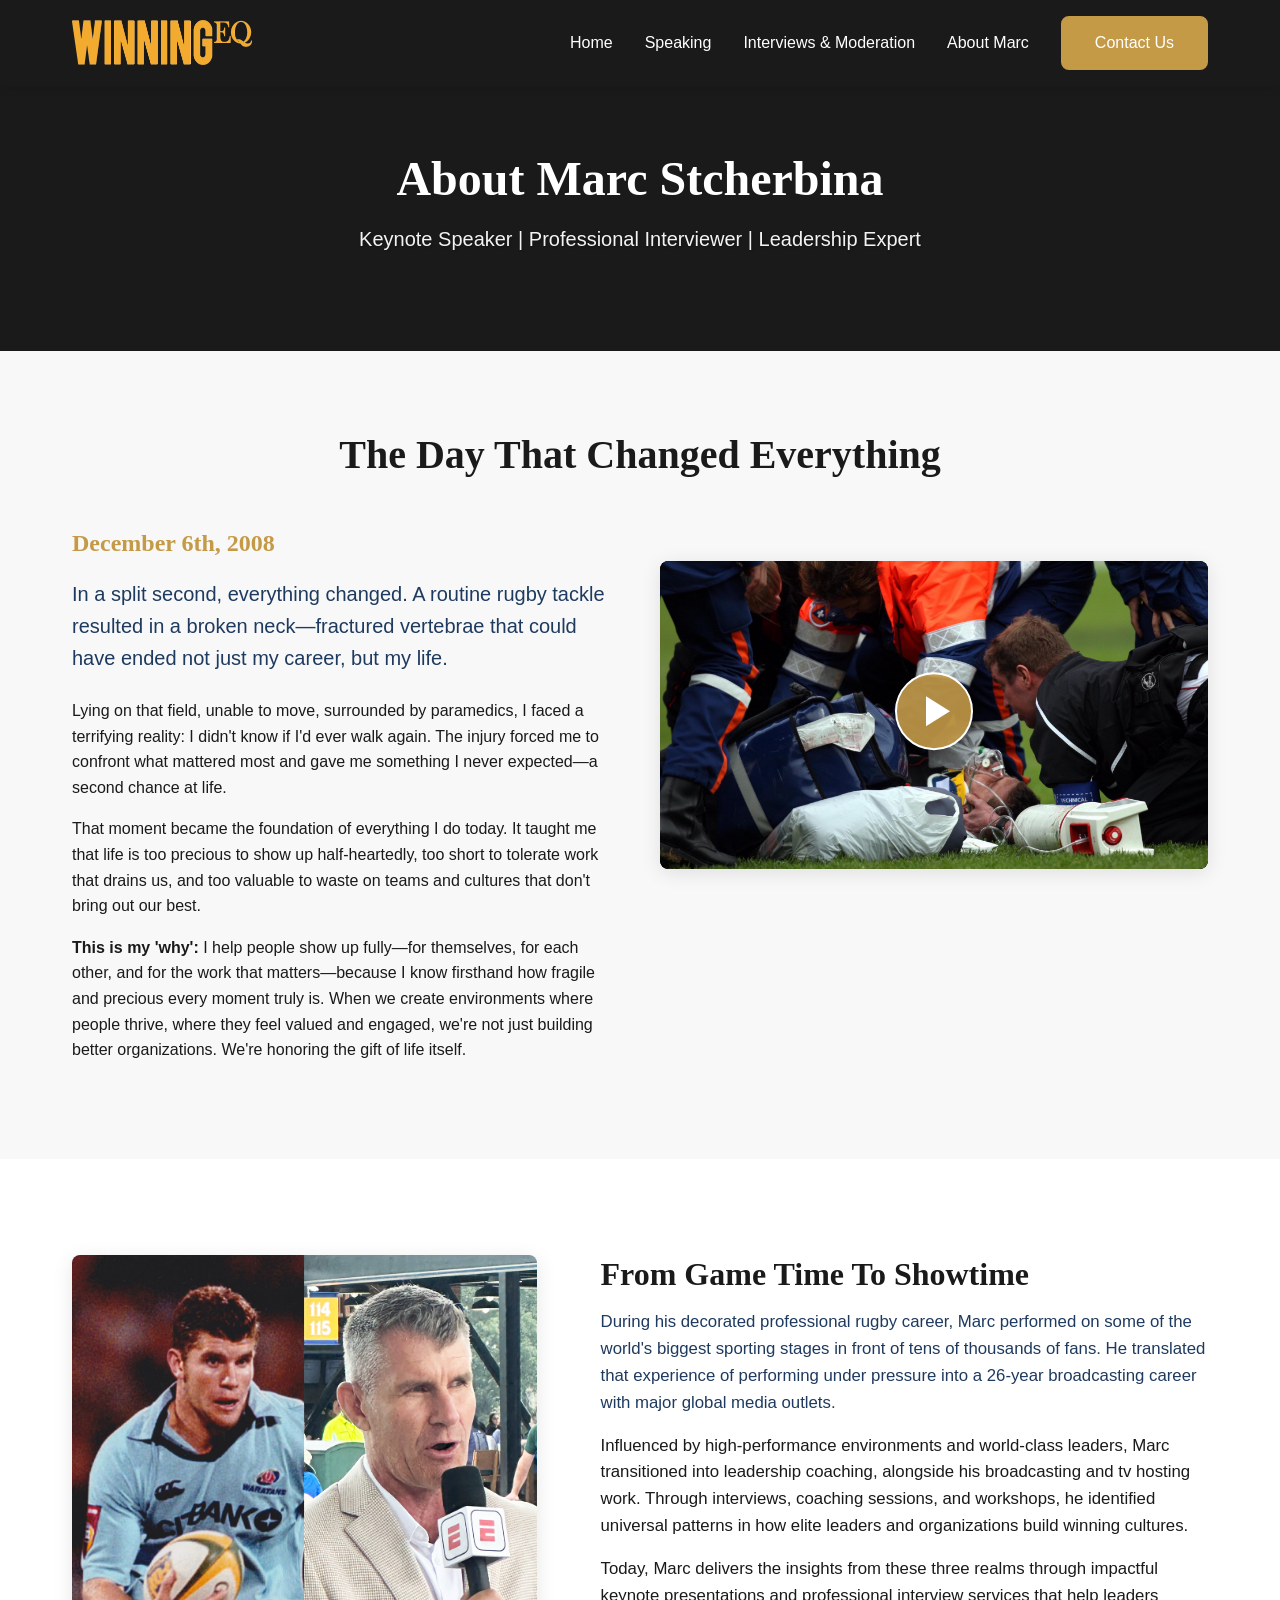
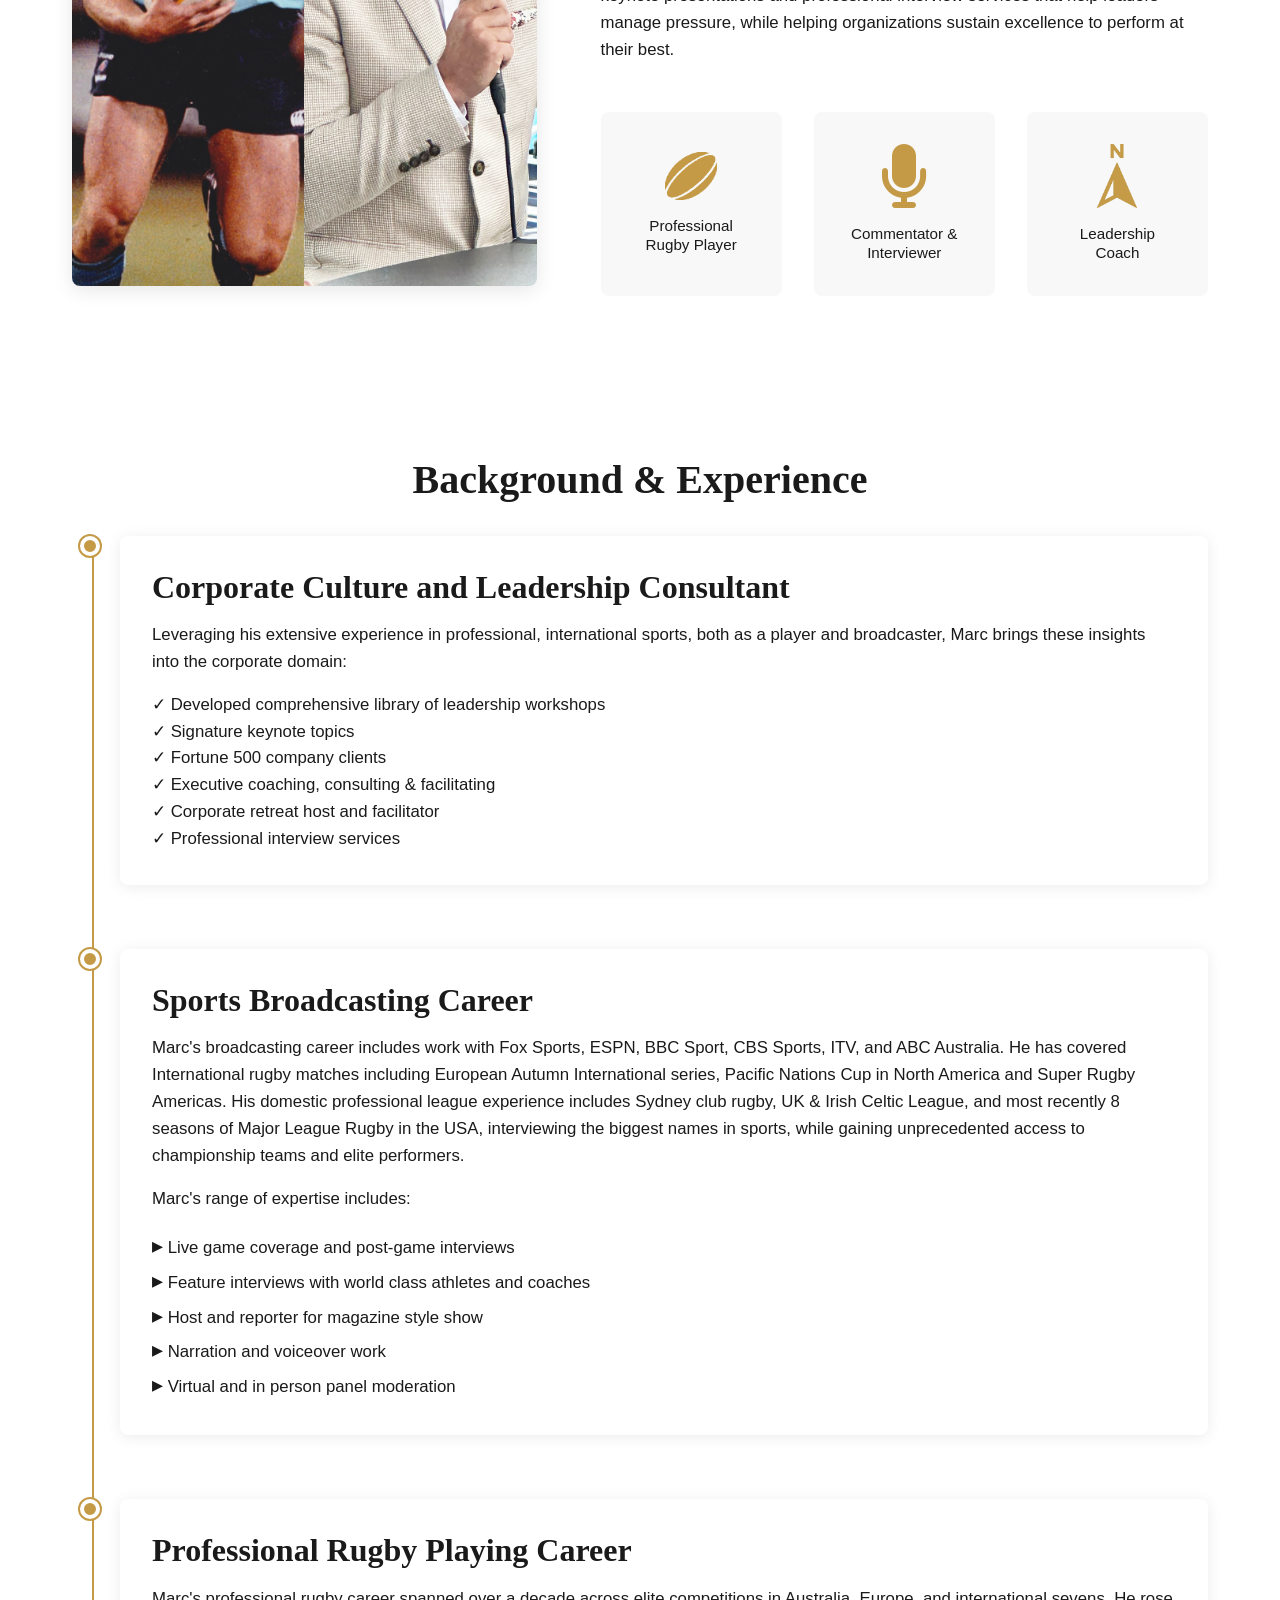
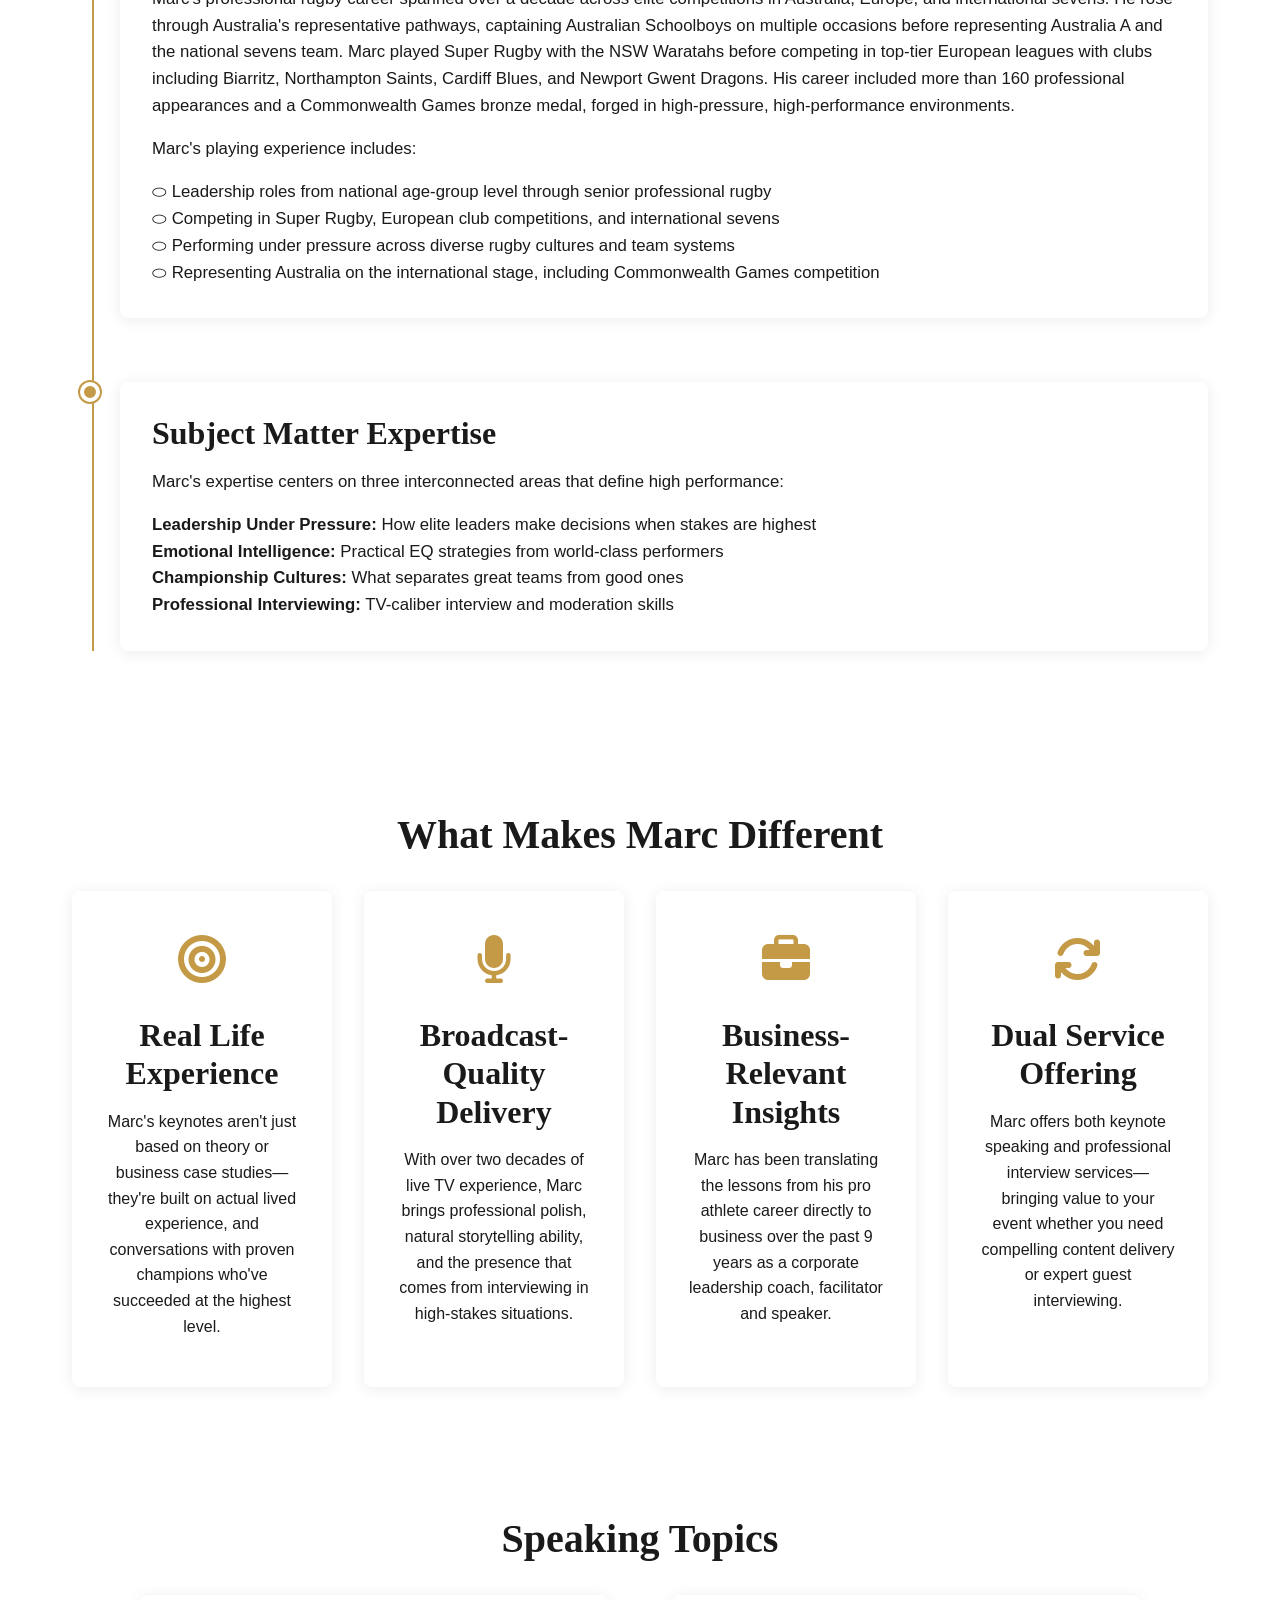
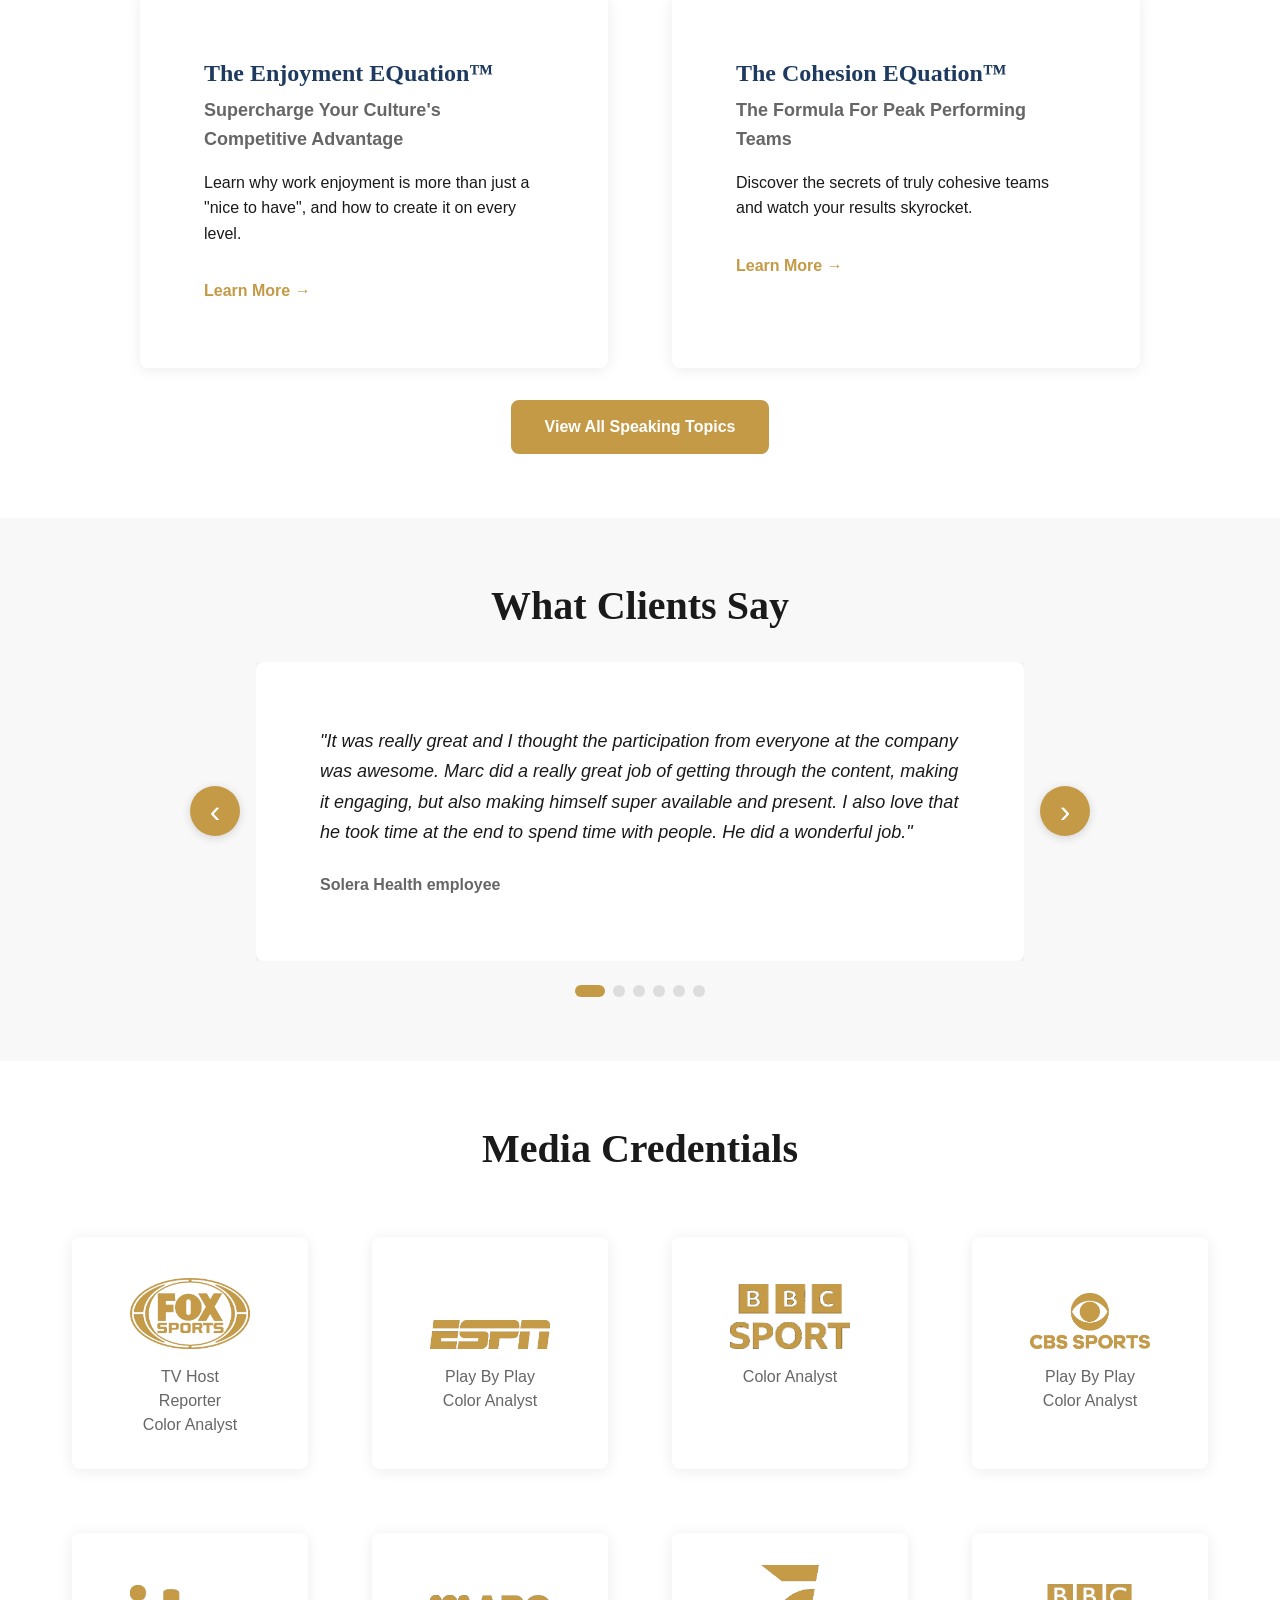
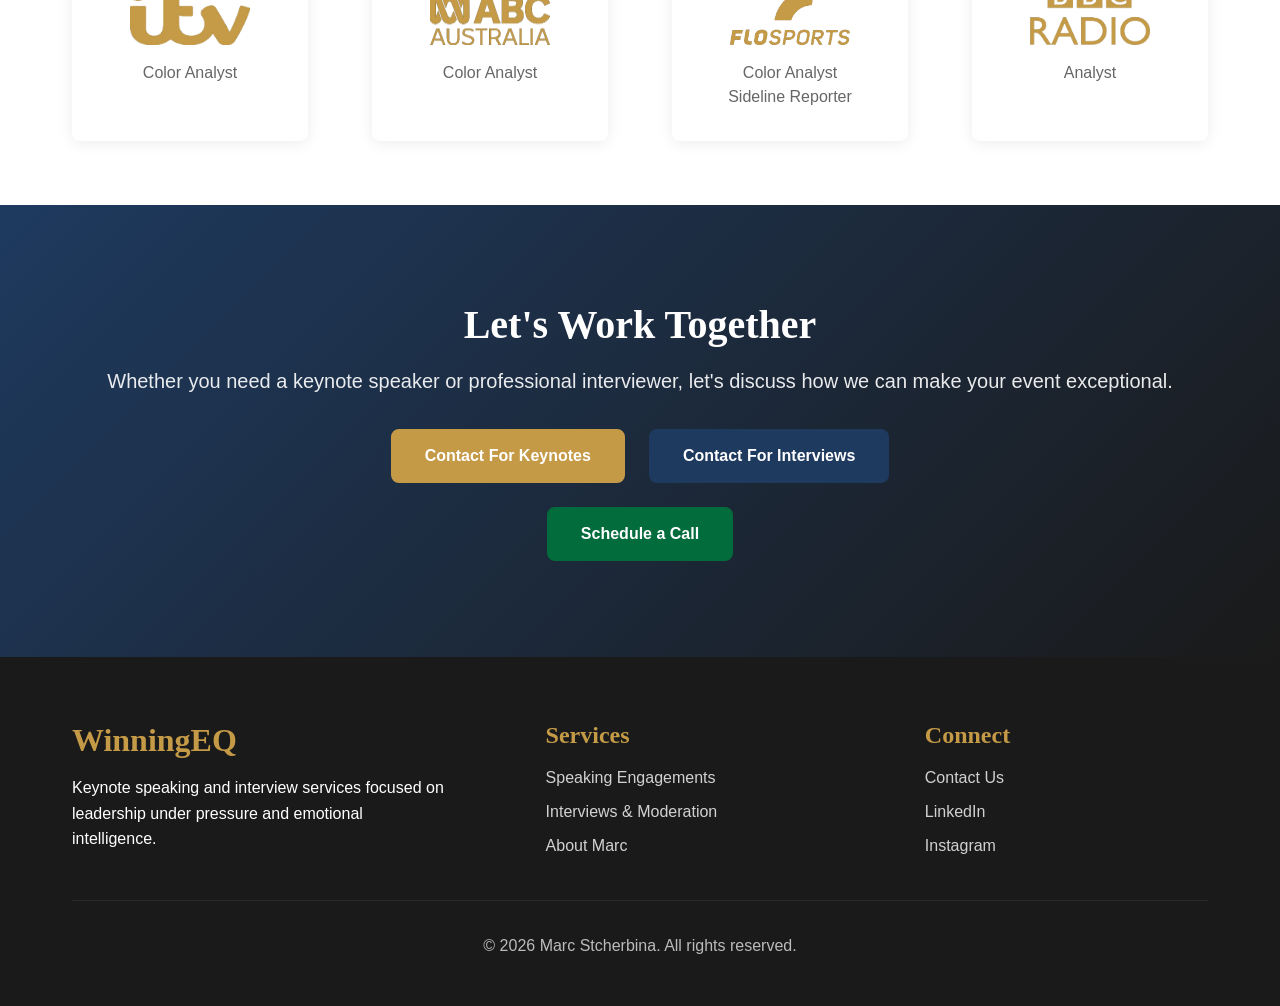
<file: about.html>
<!DOCTYPE html>
<html lang="en">
<head>
    <meta charset="UTF-8">
    <meta name="viewport" content="width=device-width, initial-scale=1.0">
    <title>About Marc Stcherbina - Keynote Speaker & Interviewer</title>
    <meta name="description" content="Learn about Marc Stcherbina's background in sports journalism, interviewing experience, and expertise in leadership under pressure.">
    <link rel="stylesheet" href="styles.css">
    <link rel="stylesheet" href="https://cdnjs.cloudflare.com/ajax/libs/font-awesome/6.4.0/css/all.min.css">
</head>
<body>
    <!-- Navigation -->
    <nav class="navbar">
        <div class="container">
            <div class="nav-wrapper">
                <a href="index.html" class="logo">
                    <img src="images/logo.png" alt="WinningEQ" style="height: 45px; width: auto;">
                </a>
                <button class="mobile-menu-toggle" aria-label="Toggle menu">
                    <span></span>
                    <span></span>
                    <span></span>
                </button>
                <ul class="nav-menu">
                    <li><a href="index.html">Home</a></li>
                    <li><a href="speaking.html">Speaking</a></li>
                    <li><a href="interviews.html">Interviews & Moderation</a></li>
                    <li><a href="about.html" class="active">About Marc</a></li>
                    <li><a href="contact.html" class="btn-primary">Contact Us</a></li>
                </ul>
            </div>
        </div>
    </nav>

    <!-- Hero Section -->
    <section class="page-hero">
        <div class="container">
            <h1>About Marc Stcherbina</h1>
            <p class="hero-subtitle">Keynote Speaker | Professional Interviewer | Leadership Expert</p>
        </div>
    </section>

    <!-- Origin Story Section -->
    <section class="origin-story-section" style="background: #f8f8f8; padding: 80px 0;">
        <div class="container">
            <h2 class="section-title" style="text-align: center; margin-bottom: 50px;">The Day That Changed Everything</h2>
            
            <div style="display: grid; grid-template-columns: 1fr 1fr; gap: 40px; align-items: start;">
                <!-- Left Column: Text -->
                <div>
                    <h3 style="color: #c49a47; font-size: 24px; margin-bottom: 20px;">December 6th, 2008</h3>
                    
                    <p class="lead">In a split second, everything changed. A routine rugby tackle resulted in a broken neck—fractured vertebrae that could have ended not just my career, but my life.</p>
                    
                    <p>Lying on that field, unable to move, surrounded by paramedics, I faced a terrifying reality: I didn't know if I'd ever walk again. The injury forced me to confront what mattered most and gave me something I never expected—a second chance at life.</p>
                    
                    <p>That moment became the foundation of everything I do today. It taught me that life is too precious to show up half-heartedly, too short to tolerate work that drains us, and too valuable to waste on teams and cultures that don't bring out our best.</p>
                    
                    <p><strong>This is my 'why':</strong> I help people show up fully—for themselves, for each other, and for the work that matters—because I know firsthand how fragile and precious every moment truly is. When we create environments where people thrive, where they feel valued and engaged, we're not just building better organizations. We're honoring the gift of life itself.</p>
                </div>
                
                <!-- Right Column: Video -->
                <div>
                    <div class="video-container">
                        <div class="custom-video-wrapper" id="originVideoWrapper">
                            <div class="video-overlay" id="originVideoOverlay" onclick="playOriginVideo()">
                                <img src="images/injury-2008.jpg" alt="Marc Stcherbina Origin Story" class="video-thumbnail">
                                <div class="custom-play-button">
                                    <svg width="80" height="80" viewBox="0 0 80 80">
                                        <circle cx="40" cy="40" r="38" fill="rgba(196, 154, 71, 0.9)" stroke="#fff" stroke-width="2"/>
                                        <polygon points="32,25 32,55 56,40" fill="#fff"/>
                                    </svg>
                                </div>
                            </div>
                            <iframe 
                                id="origin-video"
                                src=""
                                data-src="https://www.youtube.com/embed/uvu7GZkMbe8?autoplay=1&modestbranding=1&rel=0&showinfo=0&controls=1&playsinline=1" 
                                title="Marc Stcherbina Origin Story"
                                frameborder="0" 
                                allow="accelerometer; autoplay; clipboard-write; encrypted-media; gyroscope; picture-in-picture; web-share" 
                                allowfullscreen
                                style="display: none; width: 100%; height: 100%; border-radius: 8px;">
                            </iframe>
                        </div>
                    </div>
                </div>
            </div>
        </div>
    </section>
    
    <script>
    function playOriginVideo() {
        const overlay = document.getElementById('originVideoOverlay');
        const iframe = document.getElementById('origin-video');
        
        overlay.style.display = 'none';
        iframe.style.display = 'block';
        iframe.src = iframe.getAttribute('data-src');
    }
    </script>

    <!-- Main Bio Section -->
    <section class="bio-section">
        <div class="container">
            <div class="bio-content">
                <div class="bio-image-single">
                    <img src="images/marc-transformation.jpg" alt="Marc Stcherbina - From Rugby Player to Broadcaster">
                </div>
                <div class="bio-text-right">
                    <h2>From Game Time To Showtime</h2>
                    
                    <p class="lead">During his decorated professional rugby career, Marc performed on some of the world's biggest sporting stages in front of tens of thousands of fans. He translated that experience of performing under pressure into a 26-year broadcasting career with major global media outlets.</p>
                    
                    <p>Influenced by high-performance environments and world-class leaders, Marc transitioned into leadership coaching, alongside his broadcasting and tv hosting work. Through interviews, coaching sessions, and workshops, he identified universal patterns in how elite leaders and organizations build winning cultures.</p>
                    
                    <p>Today, Marc delivers the insights from these three realms through impactful keynote presentations and professional interview services that help leaders manage pressure, while helping organizations sustain excellence to perform at their best.</p>
                    
                    <div class="bio-highlights">
                        <div class="highlight-item">
                            <img src="images/rugby_ball_icon.png" alt="Rugby Ball" style="height: 48px; width: auto; margin-bottom: 1rem;">
                            <span>Professional Rugby Player</span>
                        </div>
                        <div class="highlight-item">
                            <i class="fas fa-microphone" style="font-size: 4rem; color: var(--color-accent-gold); margin-bottom: 1rem;"></i>
                            <span>Commentator & Interviewer</span>
                        </div>
                        <div class="highlight-item">
                            <img src="images/north_star_compass.png" alt="North Star Compass" style="height: 64px; width: auto; margin-bottom: 1rem;">
                            <span>Leadership Coach</span>
                        </div>
                    </div>
                </div>
            </div>
        </div>
    </section>

    <!-- Background Section -->
    <section class="background-section">
        <div class="container">
            <h2 class="section-title">Background & Experience</h2>
            
            <div class="timeline">
                <div class="timeline-item">
                    <div class="timeline-marker"></div>
                    <div class="timeline-content">
                        <h3>Corporate Culture and Leadership Consultant</h3>
                        <p>Leveraging his extensive experience in professional, international sports, both as a player and broadcaster, Marc brings these insights into the corporate domain:</p>
                        <ul>
                            <li>✓ Developed comprehensive library of leadership workshops</li>
                            <li>✓ Signature keynote topics</li>
                            <li>✓ Fortune 500 company clients</li>
                            <li>✓ Executive coaching, consulting & facilitating</li>
                            <li>✓ Corporate retreat host and facilitator</li>
                            <li>✓ Professional interview services</li>
                        </ul>
                    </div>
                </div>
                
                <div class="timeline-item">
                    <div class="timeline-marker"></div>
                    <div class="timeline-content">
                        <h3>Sports Broadcasting Career</h3>
                        <p>Marc's broadcasting career includes work with Fox Sports, ESPN, BBC Sport, CBS Sports, ITV, and ABC Australia. He has covered International rugby matches including European Autumn International series, Pacific Nations Cup in North America and Super Rugby Americas. His domestic professional league experience includes Sydney club rugby, UK & Irish Celtic League, and most recently 8 seasons of Major League Rugby in the USA, interviewing the biggest names in sports, while gaining unprecedented access to championship teams and elite performers.</p>
                        <p>Marc's range of expertise includes:</p>
                        <ul>
                            <li><span style="font-size: 1.3em;">▸</span> Live game coverage and post-game interviews</li>
                            <li><span style="font-size: 1.3em;">▸</span> Feature interviews with world class athletes and coaches</li>
                            <li><span style="font-size: 1.3em;">▸</span> Host and reporter for magazine style show</li>
                            <li><span style="font-size: 1.3em;">▸</span> Narration and voiceover work</li>
                            <li><span style="font-size: 1.3em;">▸</span> Virtual and in person panel moderation</li>
                        </ul>
                    </div>
                </div>
                
                <div class="timeline-item">
                    <div class="timeline-marker"></div>
                    <div class="timeline-content">
                        <h3>Professional Rugby Playing Career</h3>
                        <p>Marc's professional rugby career spanned over a decade across elite competitions in Australia, Europe, and international sevens. He rose through Australia's representative pathways, captaining Australian Schoolboys on multiple occasions before representing Australia A and the national sevens team. Marc played Super Rugby with the NSW Waratahs before competing in top-tier European leagues with clubs including Biarritz, Northampton Saints, Cardiff Blues, and Newport Gwent Dragons. His career included more than 160 professional appearances and a Commonwealth Games bronze medal, forged in high-pressure, high-performance environments.</p>
                        <p>Marc's playing experience includes:</p>
                        <ul>
                            <li>⬭ Leadership roles from national age-group level through senior professional rugby</li>
                            <li>⬭ Competing in Super Rugby, European club competitions, and international sevens</li>
                            <li>⬭ Performing under pressure across diverse rugby cultures and team systems</li>
                            <li>⬭ Representing Australia on the international stage, including Commonwealth Games competition</li>
                        </ul>
                    </div>
                </div>
                
                <div class="timeline-item">
                    <div class="timeline-marker"></div>
                    <div class="timeline-content">
                        <h3>Subject Matter Expertise</h3>
                        <p>Marc's expertise centers on three interconnected areas that define high performance:</p>
                        <ul>
                            <li><strong>Leadership Under Pressure:</strong> How elite leaders make decisions when stakes are highest</li>
                            <li><strong>Emotional Intelligence:</strong> Practical EQ strategies from world-class performers</li>
                            <li><strong>Championship Cultures:</strong> What separates great teams from good ones</li>
                            <li><strong>Professional Interviewing:</strong> TV-caliber interview and moderation skills</li>
                        </ul>
                    </div>
                </div>
            </div>
        </div>
    </section>

    <!-- What Makes Marc Different -->
    <section class="difference-section">
        <div class="container">
            <h2 class="section-title">What Makes Marc Different</h2>
            <div class="difference-grid">
                <div class="difference-card">
                    <div class="difference-icon"><i class="fas fa-bullseye"></i></div>
                    <h3>Real Life Experience</h3>
                    <p>Marc's keynotes aren't just based on theory or business case studies—they're built on actual lived experience, and conversations with proven champions who've succeeded at the highest level.</p>
                </div>
                <div class="difference-card">
                    <div class="difference-icon"><i class="fas fa-microphone"></i></div>
                    <h3>Broadcast-Quality Delivery</h3>
                    <p>With over two decades of live TV experience, Marc brings professional polish, natural storytelling ability, and the presence that comes from interviewing in high-stakes situations.</p>
                </div>
                <div class="difference-card">
                    <div class="difference-icon"><i class="fas fa-briefcase"></i></div>
                    <h3>Business-Relevant Insights</h3>
                    <p>Marc has been translating the lessons from his pro athlete career directly to business over the past 9 years as a corporate leadership coach, facilitator and speaker.</p>
                </div>
                <div class="difference-card">
                    <div class="difference-icon"><i class="fas fa-arrows-rotate"></i></div>
                    <h3>Dual Service Offering</h3>
                    <p>Marc offers both keynote speaking and professional interview services—bringing value to your event whether you need compelling content delivery or expert guest interviewing.</p>
                </div>
            </div>
        </div>
    </section>

    <!-- Speaking Topics -->
    <section class="topics-preview">
        <div class="container">
            <h2 class="section-title">Speaking Topics</h2>
            <div class="topics-grid-two">
                <div class="topic-card">
                    <h3><strong>The Enjoyment EQuation™</strong></h3>
                    <p class="topic-subtitle">Supercharge Your Culture's Competitive Advantage</p>
                    <p>Learn why work enjoyment is more than just a "nice to have", and how to create it on every level.</p>
                    <a href="speaking.html#keynote-1" class="btn-link">Learn More →</a>
                </div>
                <div class="topic-card">
                    <h3><strong>The Cohesion EQuation™</strong></h3>
                    <p class="topic-subtitle">The Formula For Peak Performing Teams</p>
                    <p>Discover the secrets of truly cohesive teams and watch your results skyrocket.</p>
                    <a href="speaking.html#keynote-2" class="btn-link">Learn More →</a>
                </div>
            </div>
            <div style="text-align: center; margin-top: 2rem;">
                <a href="speaking.html" class="btn-primary">View All Speaking Topics</a>
            </div>
        </div>
    </section>

    <!-- Client Testimonials -->
    <section class="testimonials-section">
        <div class="container">
            <h2 class="section-title">What Clients Say</h2>
            <div class="testimonials-carousel-wrapper">
                <button class="carousel-btn carousel-btn-prev">‹</button>
                <div class="testimonials-carousel">
                    <div class="testimonial-card active">
                        <p class="testimonial-text">"It was really great and I thought the participation from everyone at the company was awesome. Marc did a really great job of getting through the content, making it engaging, but also making himself super available and present. I also love that he took time at the end to spend time with people. He did a wonderful job."</p>
                        <div class="testimonial-author">
                            <strong>Solera Health employee</strong>
                        </div>
                    </div>
                    <div class="testimonial-card">
                        <p class="testimonial-text">"I thought Marc was magnetic and engaging!"</p>
                        <div class="testimonial-author">
                            <strong>Salsify employee</strong>
                        </div>
                    </div>
                    <div class="testimonial-card">
                        <p class="testimonial-text">"Marc seems like an awesome person."</p>
                        <div class="testimonial-author">
                            <strong>Signifyd employee</strong>
                        </div>
                    </div>
                    <div class="testimonial-card">
                        <p class="testimonial-text">"I really took away so much and it made me feel better to even just attend!"</p>
                        <div class="testimonial-author">
                            <strong>Manychat employee</strong>
                        </div>
                    </div>
                    <div class="testimonial-card">
                        <p class="testimonial-text">"Marc was a tremendous speaker"<br>"Marc is a wonderful presenter!"<br>"Marc rocks!"<br>"I found the speaker relatable and easy to listen to."</p>
                        <div class="testimonial-author">
                            <strong>FNBO Employees</strong>
                        </div>
                    </div>
                    <div class="testimonial-card">
                        <p class="testimonial-text">"Marc has a presentation style that is genuine, natural, and invites participation (participants asked questions well past time and he was so open and inviting with that). His content and communication was concise and straightforward without it feeling like it lacked depth AND not talking it to death."</p>
                        <div class="testimonial-author">
                            <strong>FNBO Director</strong>
                        </div>
                    </div>
                </div>
                <button class="carousel-btn carousel-btn-next">›</button>
            </div>
            <div class="carousel-dots"></div>
        </div>
    </section>

    <!-- Media Credentials -->
    <section class="credentials-section">
        <div class="container">
            <h2 class="section-title">Media Credentials</h2>
            <div class="media-logos-grid">
                <!-- Row 1 -->
                <div class="media-logo-item">
                    <img src="images/fox-sports-logo.png" alt="Fox Sports">
                    <p>TV Host<br>Reporter<br>Color Analyst</p>
                </div>
                <div class="media-logo-item">
                    <img src="images/espn-logo.png" alt="ESPN">
                    <p>Play By Play<br>Color Analyst</p>
                </div>
                <div class="media-logo-item">
                    <img src="images/bbc-sport-logo.png" alt="BBC Sport">
                    <p>Color Analyst</p>
                </div>
                <div class="media-logo-item">
                    <img src="images/cbs-sports-logo.png" alt="CBS Sports">
                    <p>Play By Play<br>Color Analyst</p>
                </div>
                
                <!-- Row 2 -->
                <div class="media-logo-item">
                    <img src="images/itv-logo.png" alt="ITV">
                    <p>Color Analyst</p>
                </div>
                <div class="media-logo-item">
                    <img src="images/abc-australia-logo.png" alt="ABC Australia">
                    <p>Color Analyst</p>
                </div>
                <div class="media-logo-item">
                    <img src="images/flo-sports-logo.png" alt="Flo Sports">
                    <p>Color Analyst<br>Sideline Reporter</p>
                </div>
                <div class="media-logo-item">
                    <img src="images/bbc-radio-logo.png" alt="BBC Radio">
                    <p>Analyst</p>
                </div>
            </div>
        </div>
    </section>

    <!-- Call to Action -->
    <section class="cta-section" id="contact">
        <div class="container">
            <h2>Let's Work Together</h2>
            <p>Whether you need a keynote speaker or professional interviewer, let's discuss how we can make your event exceptional.</p>
            <div class="cta-buttons">
                <a href="keynote-contact.html" class="btn-primary">Contact For Keynotes</a>
                <a href="interview-contact.html" class="btn-secondary">Contact For Interviews</a>
            </div>
            <div class="cta-buttons" style="margin-top: 1.5rem; justify-content: center;">
                <a href="https://calendly.com/marc-winningeq/30-minute-connection-call?month=2026-02" target="_blank" class="btn-calendly">Schedule a Call</a>
            </div>
        </div>
    </section>

    <!-- Footer -->
    <footer class="footer">
        <div class="container">
            <div class="footer-content">
                <div class="footer-section">
                    <h3>WinningEQ</h3>
                    <p>Keynote speaking and interview services focused on leadership under pressure and emotional intelligence.</p>
                </div>
                <div class="footer-section">
                    <h4>Services</h4>
                    <ul>
                        <li><a href="speaking.html">Speaking Engagements</a></li>
                        <li><a href="interviews.html">Interviews & Moderation</a></li>
                        <li><a href="about.html">About Marc</a></li>
                    </ul>
                </div>
                <div class="footer-section">
                    <h4>Connect</h4>
                    <ul>
                        <li><a href="contact.html">Contact Us</a></li>
                        <li><a href="https://www.linkedin.com/in/marc-stcherbina-53199838/" target="_blank">LinkedIn</a></li>
                        <li><a href="https://www.instagram.com/yogslife/" target="_blank">Instagram</a></li>
                    </ul>
                </div>
            </div>
            <div class="footer-bottom">
                <p>&copy; 2026 Marc Stcherbina. All rights reserved.</p>
            </div>
        </div>
    </footer>

    <script src="script.js"></script>
</body>
</html>
</file>
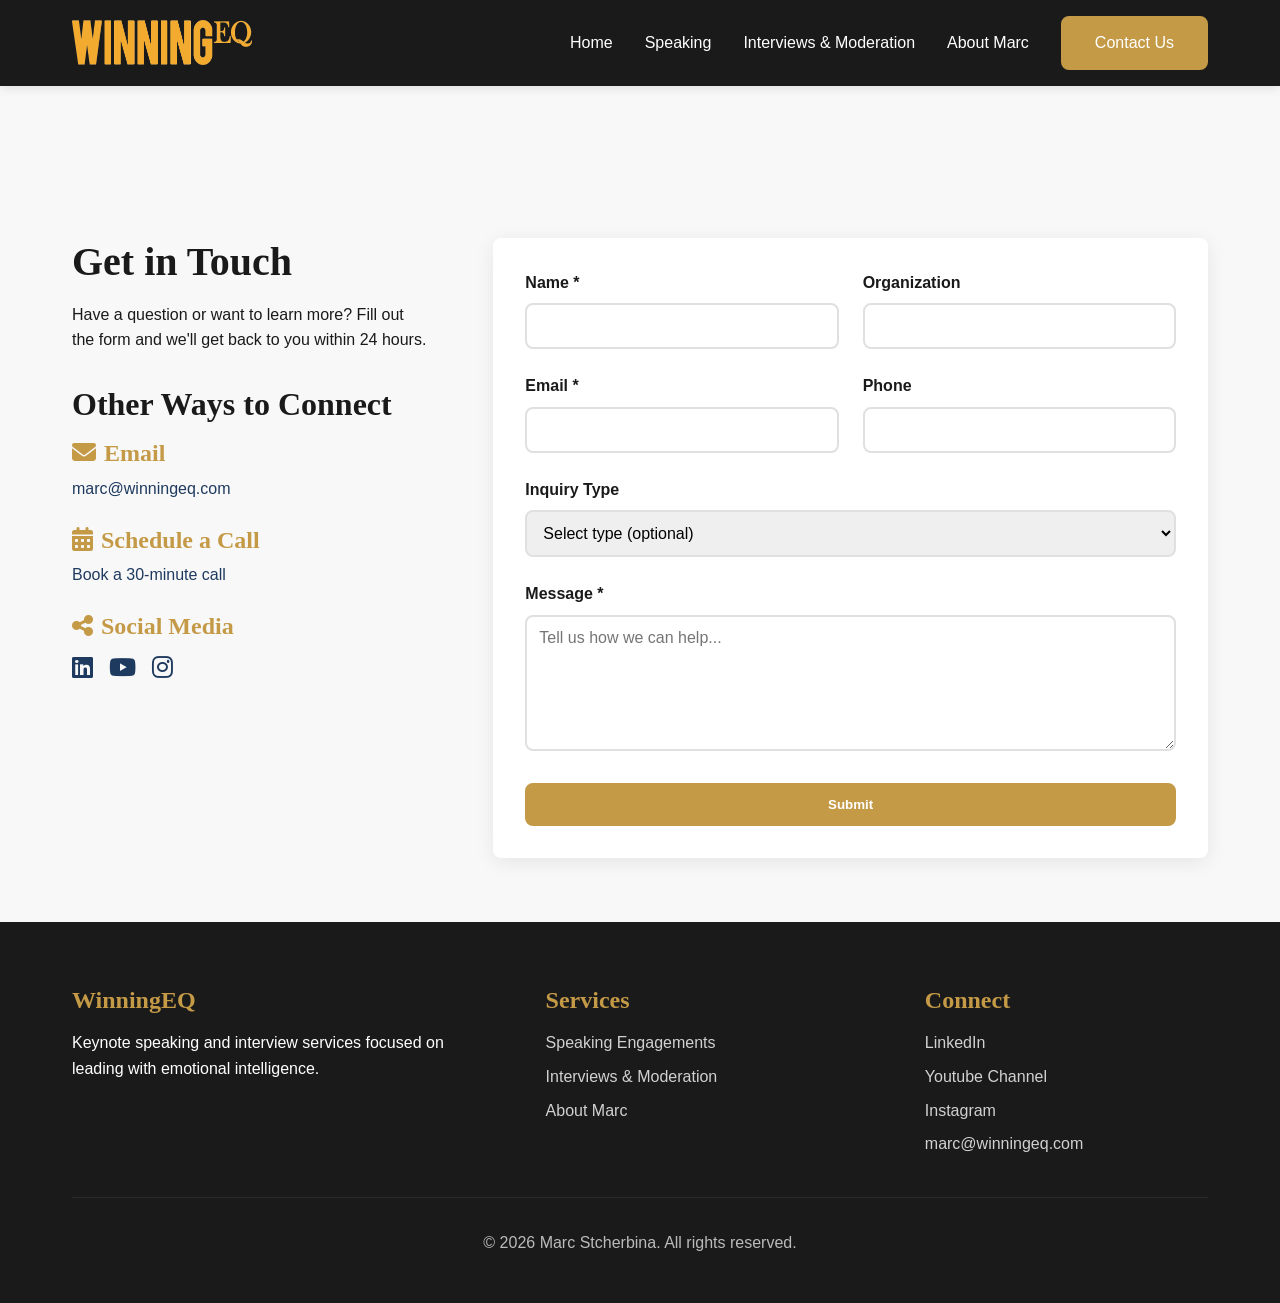
<file: contact.html>
<!DOCTYPE html>
<html lang="en">
<head>
    <meta charset="UTF-8">
    <meta name="viewport" content="width=device-width, initial-scale=1.0">
    <title>Contact Us - Marc Stcherbina | WinningEQ</title>
    <meta name="description" content="Get in touch with Marc Stcherbina. Contact us for speaking engagements, interviews, or general inquiries.">
    <link rel="stylesheet" href="styles.css">
    <link rel="stylesheet" href="https://cdnjs.cloudflare.com/ajax/libs/font-awesome/6.4.0/css/all.min.css">
</head>
<body>
    <!-- Navigation -->
    <nav class="navbar">
        <div class="container">
            <div class="nav-wrapper">
                <a href="index.html" class="logo">
                    <img src="images/logo.png" alt="WinningEQ" style="height: 45px; width: auto;">
                </a>
                <button class="mobile-menu-toggle" aria-label="Toggle menu">
                    <span></span>
                    <span></span>
                    <span></span>
                </button>
                <ul class="nav-menu">
                    <li><a href="index.html">Home</a></li>
                    <li><a href="speaking.html">Speaking</a></li>
                    <li><a href="interviews.html">Interviews & Moderation</a></li>
                    <li><a href="about.html">About Marc</a></li>
                    <li><a href="contact.html" class="btn-primary active">Contact Us</a></li>
                </ul>
            </div>
        </div>
    </nav>

    <!-- Contact Section -->
    <section class="booking-section" style="padding-top: 120px;">
        <div class="container">
            <div class="booking-content">
                <div class="booking-info">
                    <h2>Get in Touch</h2>
                    <p>Have a question or want to learn more? Fill out the form and we'll get back to you within 24 hours.</p>
                    
                    <div class="contact-methods" style="margin-top: 2rem;">
                        <h3 style="color: var(--color-primary-dark); margin-bottom: 1rem;">Other Ways to Connect</h3>
                        
                        <div class="contact-method" style="margin-bottom: 1.5rem;">
                            <h4 style="color: var(--color-accent-gold); margin-bottom: 0.5rem;">
                                <i class="fas fa-envelope" style="margin-right: 0.5rem;"></i>Email
                            </h4>
                            <p><a href="mailto:marc@winningeq.com" style="color: var(--color-accent-blue);">marc@winningeq.com</a></p>
                        </div>
                        
                        <div class="contact-method" style="margin-bottom: 1.5rem;">
                            <h4 style="color: var(--color-accent-gold); margin-bottom: 0.5rem;">
                                <i class="fas fa-calendar-alt" style="margin-right: 0.5rem;"></i>Schedule a Call
                            </h4>
                            <p><a href="https://calendly.com/marc-winningeq/30-minute-connection-call?month=2026-02" target="_blank" style="color: var(--color-accent-blue);">Book a 30-minute call</a></p>
                        </div>
                        
                        <div class="contact-method">
                            <h4 style="color: var(--color-accent-gold); margin-bottom: 0.5rem;">
                                <i class="fas fa-share-alt" style="margin-right: 0.5rem;"></i>Social Media
                            </h4>
                            <div style="display: flex; gap: 1rem; font-size: 1.5rem; margin-top: 0.5rem;">
                                <a href="https://www.linkedin.com/in/marc-stcherbina-53199838/" target="_blank" style="color: var(--color-accent-blue);"><i class="fab fa-linkedin"></i></a>
                                <a href="https://youtube.com/@winningeq8109?si=wuo6VhDiIAoHwpU1" target="_blank" style="color: var(--color-accent-blue);"><i class="fab fa-youtube"></i></a>
                                <a href="https://www.instagram.com/yogslife/" target="_blank" style="color: var(--color-accent-blue);"><i class="fab fa-instagram"></i></a>
                            </div>
                        </div>
                    </div>
                </div>
                
                <div class="booking-form">
                    <form name="general-contact" method="POST" action="/thank-you.html" data-netlify="true" netlify-honeypot="bot-field">
                        <input type="hidden" name="form-name" value="general-contact">
                        <p style="display: none;">
                            <label>Don't fill this out: <input name="bot-field"></label>
                        </p>
                        
                        <div class="form-row">
                            <div class="form-group">
                                <label for="name">Name *</label>
                                <input type="text" id="name" name="name" required>
                            </div>
                            <div class="form-group">
                                <label for="organization">Organization</label>
                                <input type="text" id="organization" name="organization">
                            </div>
                        </div>
                        
                        <div class="form-row">
                            <div class="form-group">
                                <label for="email">Email *</label>
                                <input type="email" id="email" name="email" required>
                            </div>
                            <div class="form-group">
                                <label for="phone">Phone</label>
                                <input type="tel" id="phone" name="phone">
                            </div>
                        </div>
                        
                        <div class="form-group">
                            <label for="inquiry-type">Inquiry Type</label>
                            <select id="inquiry-type" name="inquiry-type">
                                <option value="">Select type (optional)</option>
                                <option value="keynote">Keynote Speaking</option>
                                <option value="interview">Interview/Moderation</option>
                                <option value="media">Media Inquiry</option>
                                <option value="partnership">Partnership</option>
                                <option value="other">General Question</option>
                            </select>
                        </div>
                        
                        <div class="form-group">
                            <label for="message">Message *</label>
                            <textarea id="message" name="message" rows="6" placeholder="Tell us how we can help..." required></textarea>
                        </div>
                        
                        <button type="submit" class="btn-primary btn-block">Submit</button>
                    </form>
                </div>
            </div>
        </div>
    </section>

    <!-- Footer -->
    <footer class="footer">
        <div class="container">
            <div class="footer-content">
                <div class="footer-section">
                    <h4>WinningEQ</h4>
                    <p>Keynote speaking and interview services focused on leading with emotional intelligence.</p>
                </div>
                <div class="footer-section">
                    <h4>Services</h4>
                    <ul>
                        <li><a href="speaking.html">Speaking Engagements</a></li>
                        <li><a href="interviews.html">Interviews & Moderation</a></li>
                        <li><a href="about.html">About Marc</a></li>
                    </ul>
                </div>
                <div class="footer-section">
                    <h4>Connect</h4>
                    <ul>
                        <li><a href="https://www.linkedin.com/in/marc-stcherbina-53199838/" target="_blank">LinkedIn</a></li>
                        <li><a href="https://youtube.com/@winningeq8109?si=wuo6VhDiIAoHwpU1" target="_blank">Youtube Channel</a></li>
                        <li><a href="https://www.instagram.com/yogslife/" target="_blank">Instagram</a></li>
                        <li><a href="mailto:marc@winningeq.com">marc@winningeq.com</a></li>
                    </ul>
                </div>
            </div>
            <div class="footer-bottom">
                <p>&copy; 2026 Marc Stcherbina. All rights reserved.</p>
            </div>
        </div>
    </footer>

    <script src="script.js"></script>
</body>
</html>
</file>
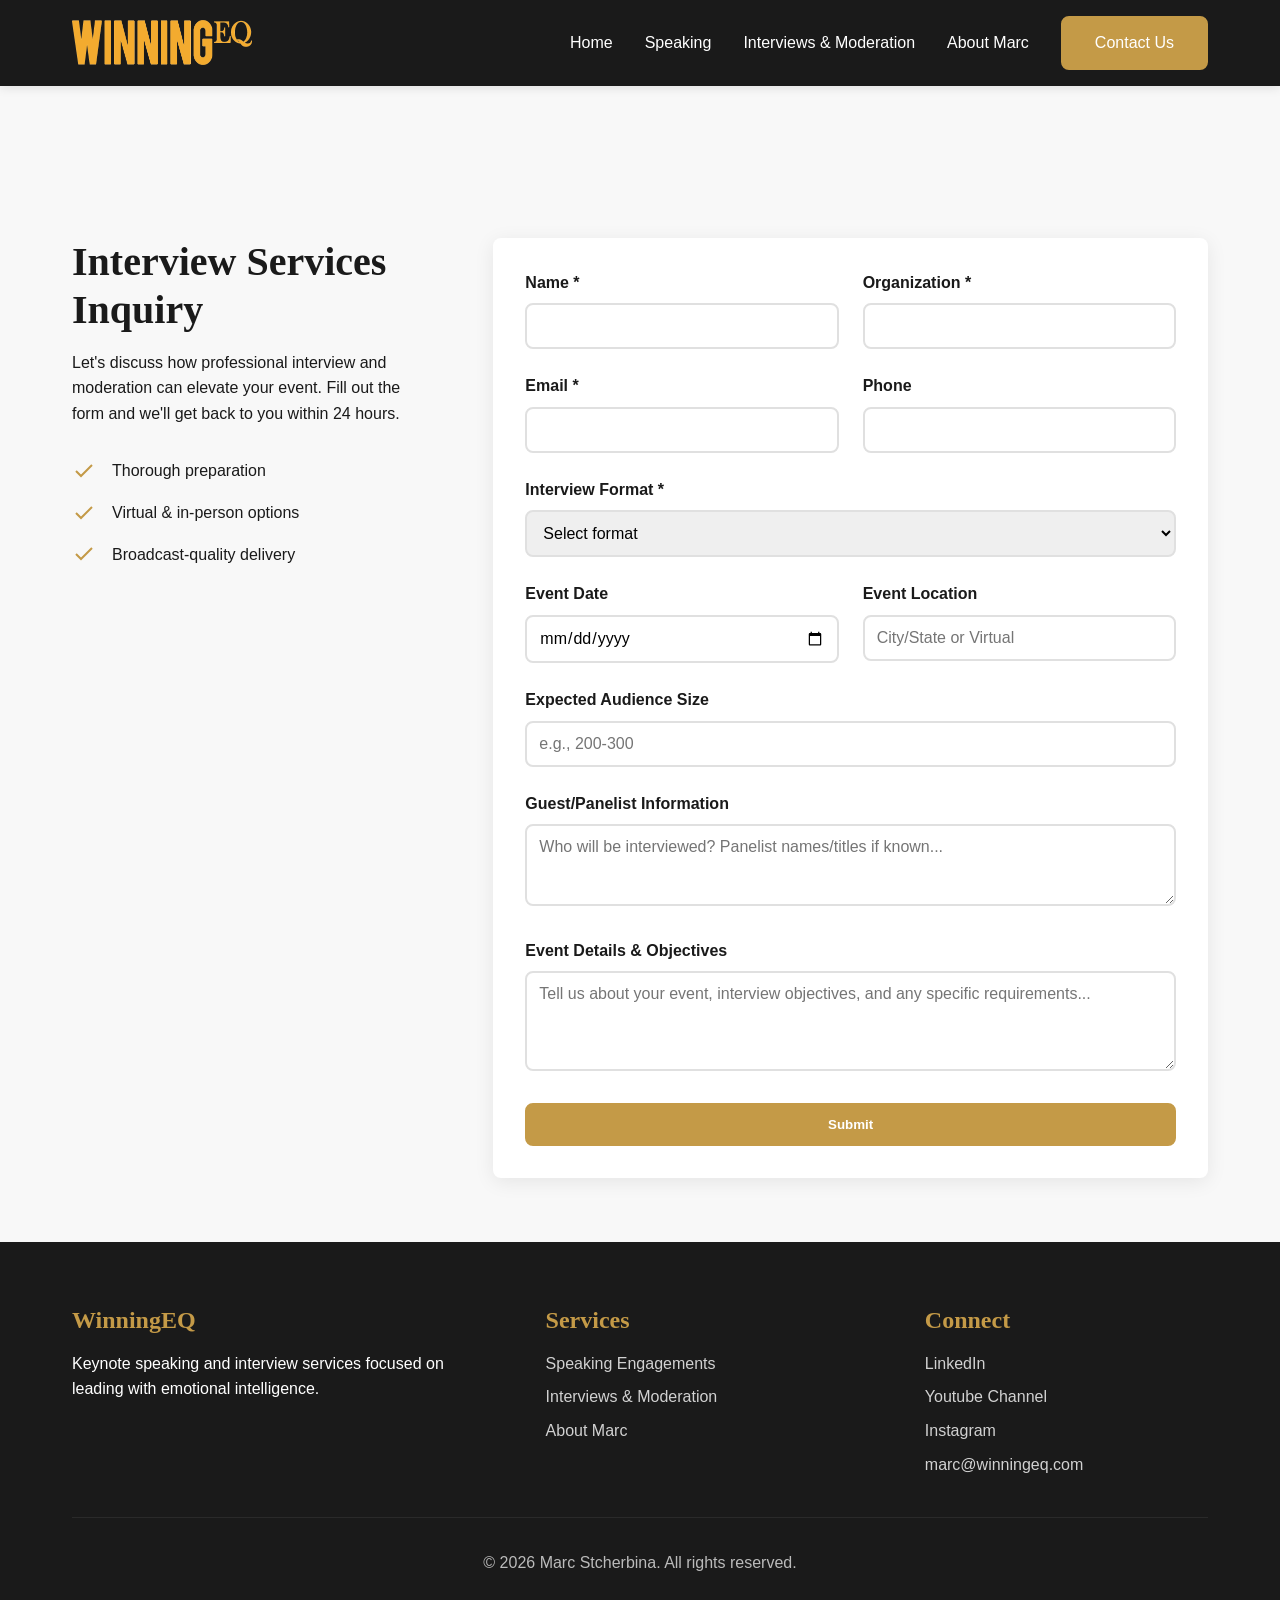
<file: interview-contact.html>
<!DOCTYPE html>
<html lang="en">
<head>
    <meta charset="UTF-8">
    <meta name="viewport" content="width=device-width, initial-scale=1.0">
    <title>Interview Services Inquiry - Marc Stcherbina</title>
    <meta name="description" content="Contact Marc Stcherbina for professional interview and moderation services. Request information about availability and formats.">
    <link rel="stylesheet" href="styles.css">
    <link rel="stylesheet" href="https://cdnjs.cloudflare.com/ajax/libs/font-awesome/6.4.0/css/all.min.css">
</head>
<body>
    <!-- Navigation -->
    <nav class="navbar">
        <div class="container">
            <div class="nav-wrapper">
                <a href="index.html" class="logo">
                    <img src="images/logo.png" alt="WinningEQ" style="height: 45px; width: auto;">
                </a>
                <button class="mobile-menu-toggle" aria-label="Toggle menu">
                    <span></span>
                    <span></span>
                    <span></span>
                </button>
                <ul class="nav-menu">
                    <li><a href="index.html">Home</a></li>
                    <li><a href="speaking.html">Speaking</a></li>
                    <li><a href="interviews.html">Interviews & Moderation</a></li>
                    <li><a href="about.html">About Marc</a></li>
                    <li><a href="contact.html" class="btn-primary">Contact Us</a></li>
                </ul>
            </div>
        </div>
    </nav>

    <!-- Contact Form Section -->
    <section class="booking-section" style="padding-top: 120px;">
        <div class="container">
            <div class="booking-content">
                <div class="booking-info">
                    <h2>Interview Services Inquiry</h2>
                    <p>Let's discuss how professional interview and moderation can elevate your event. Fill out the form and we'll get back to you within 24 hours.</p>
                    <div class="booking-benefits">
                        <div class="benefit-item">
                            <svg width="24" height="24" viewBox="0 0 24 24" fill="none" stroke="currentColor" stroke-width="2">
                                <polyline points="20 6 9 17 4 12"></polyline>
                            </svg>
                            <span>Thorough preparation</span>
                        </div>
                        <div class="benefit-item">
                            <svg width="24" height="24" viewBox="0 0 24 24" fill="none" stroke="currentColor" stroke-width="2">
                                <polyline points="20 6 9 17 4 12"></polyline>
                            </svg>
                            <span>Virtual & in-person options</span>
                        </div>
                        <div class="benefit-item">
                            <svg width="24" height="24" viewBox="0 0 24 24" fill="none" stroke="currentColor" stroke-width="2">
                                <polyline points="20 6 9 17 4 12"></polyline>
                            </svg>
                            <span>Broadcast-quality delivery</span>
                        </div>
                    </div>
                </div>
                <div class="booking-form">
                    <form name="interview-inquiry" method="POST" data-netlify="true" netlify-honeypot="bot-field">
                        <input type="hidden" name="form-name" value="interview-inquiry">
                        <p style="display: none;">
                            <label>Don't fill this out: <input name="bot-field"></label>
                        </p>
                        
                        <div class="form-row">
                            <div class="form-group">
                                <label for="name">Name *</label>
                                <input type="text" id="name" name="name" required>
                            </div>
                            <div class="form-group">
                                <label for="organization">Organization *</label>
                                <input type="text" id="organization" name="organization" required>
                            </div>
                        </div>
                        
                        <div class="form-row">
                            <div class="form-group">
                                <label for="email">Email *</label>
                                <input type="email" id="email" name="email" required>
                            </div>
                            <div class="form-group">
                                <label for="phone">Phone</label>
                                <input type="tel" id="phone" name="phone">
                            </div>
                        </div>
                        
                        <div class="form-group">
                            <label for="interview-type">Interview Format *</label>
                            <select id="interview-type" name="interview-type" required>
                                <option value="">Select format</option>
                                <option value="fireside-chat">Fireside Chat</option>
                                <option value="panel-moderation">Panel Moderation</option>
                                <option value="keynote-interview">Keynote Interview</option>
                                <option value="podcast-hosting">Podcast Hosting</option>
                                <option value="other">Other</option>
                            </select>
                        </div>
                        
                        <div class="form-row">
                            <div class="form-group">
                                <label for="event-date">Event Date</label>
                                <input type="date" id="event-date" name="event-date">
                            </div>
                            <div class="form-group">
                                <label for="event-location">Event Location</label>
                                <input type="text" id="event-location" name="event-location" placeholder="City/State or Virtual">
                            </div>
                        </div>
                        
                        <div class="form-group">
                            <label for="audience-size">Expected Audience Size</label>
                            <input type="text" id="audience-size" name="audience-size" placeholder="e.g., 200-300">
                        </div>
                        
                        <div class="form-group">
                            <label for="guest-info">Guest/Panelist Information</label>
                            <textarea id="guest-info" name="guest-info" rows="3" placeholder="Who will be interviewed? Panelist names/titles if known..."></textarea>
                        </div>
                        
                        <div class="form-group">
                            <label for="message">Event Details & Objectives</label>
                            <textarea id="message" name="message" rows="4" placeholder="Tell us about your event, interview objectives, and any specific requirements..."></textarea>
                        </div>
                        
                        <button type="submit" class="btn-primary btn-block">Submit</button>
                    </form>
                </div>
            </div>
        </div>
    </section>

    <!-- Footer -->
    <footer class="footer">
        <div class="container">
            <div class="footer-content">
                <div class="footer-section">
                    <h4>WinningEQ</h4>
                    <p>Keynote speaking and interview services focused on leading with emotional intelligence.</p>
                </div>
                <div class="footer-section">
                    <h4>Services</h4>
                    <ul>
                        <li><a href="speaking.html">Speaking Engagements</a></li>
                        <li><a href="interviews.html">Interviews & Moderation</a></li>
                        <li><a href="about.html">About Marc</a></li>
                    </ul>
                </div>
                <div class="footer-section">
                    <h4>Connect</h4>
                    <ul>
                        <li><a href="https://www.linkedin.com/in/marc-stcherbina-53199838/" target="_blank">LinkedIn</a></li>
                        <li><a href="https://youtube.com/@winningeq8109?si=wuo6VhDiIAoHwpU1" target="_blank">Youtube Channel</a></li>
                        <li><a href="https://www.instagram.com/yogslife/" target="_blank">Instagram</a></li>
                        <li><a href="mailto:marc@winningeq.com">marc@winningeq.com</a></li>
                    </ul>
                </div>
            </div>
            <div class="footer-bottom">
                <p>&copy; 2026 Marc Stcherbina. All rights reserved.</p>
            </div>
        </div>
    </footer>

    <script src="script.js"></script>
</body>
</html>
</file>
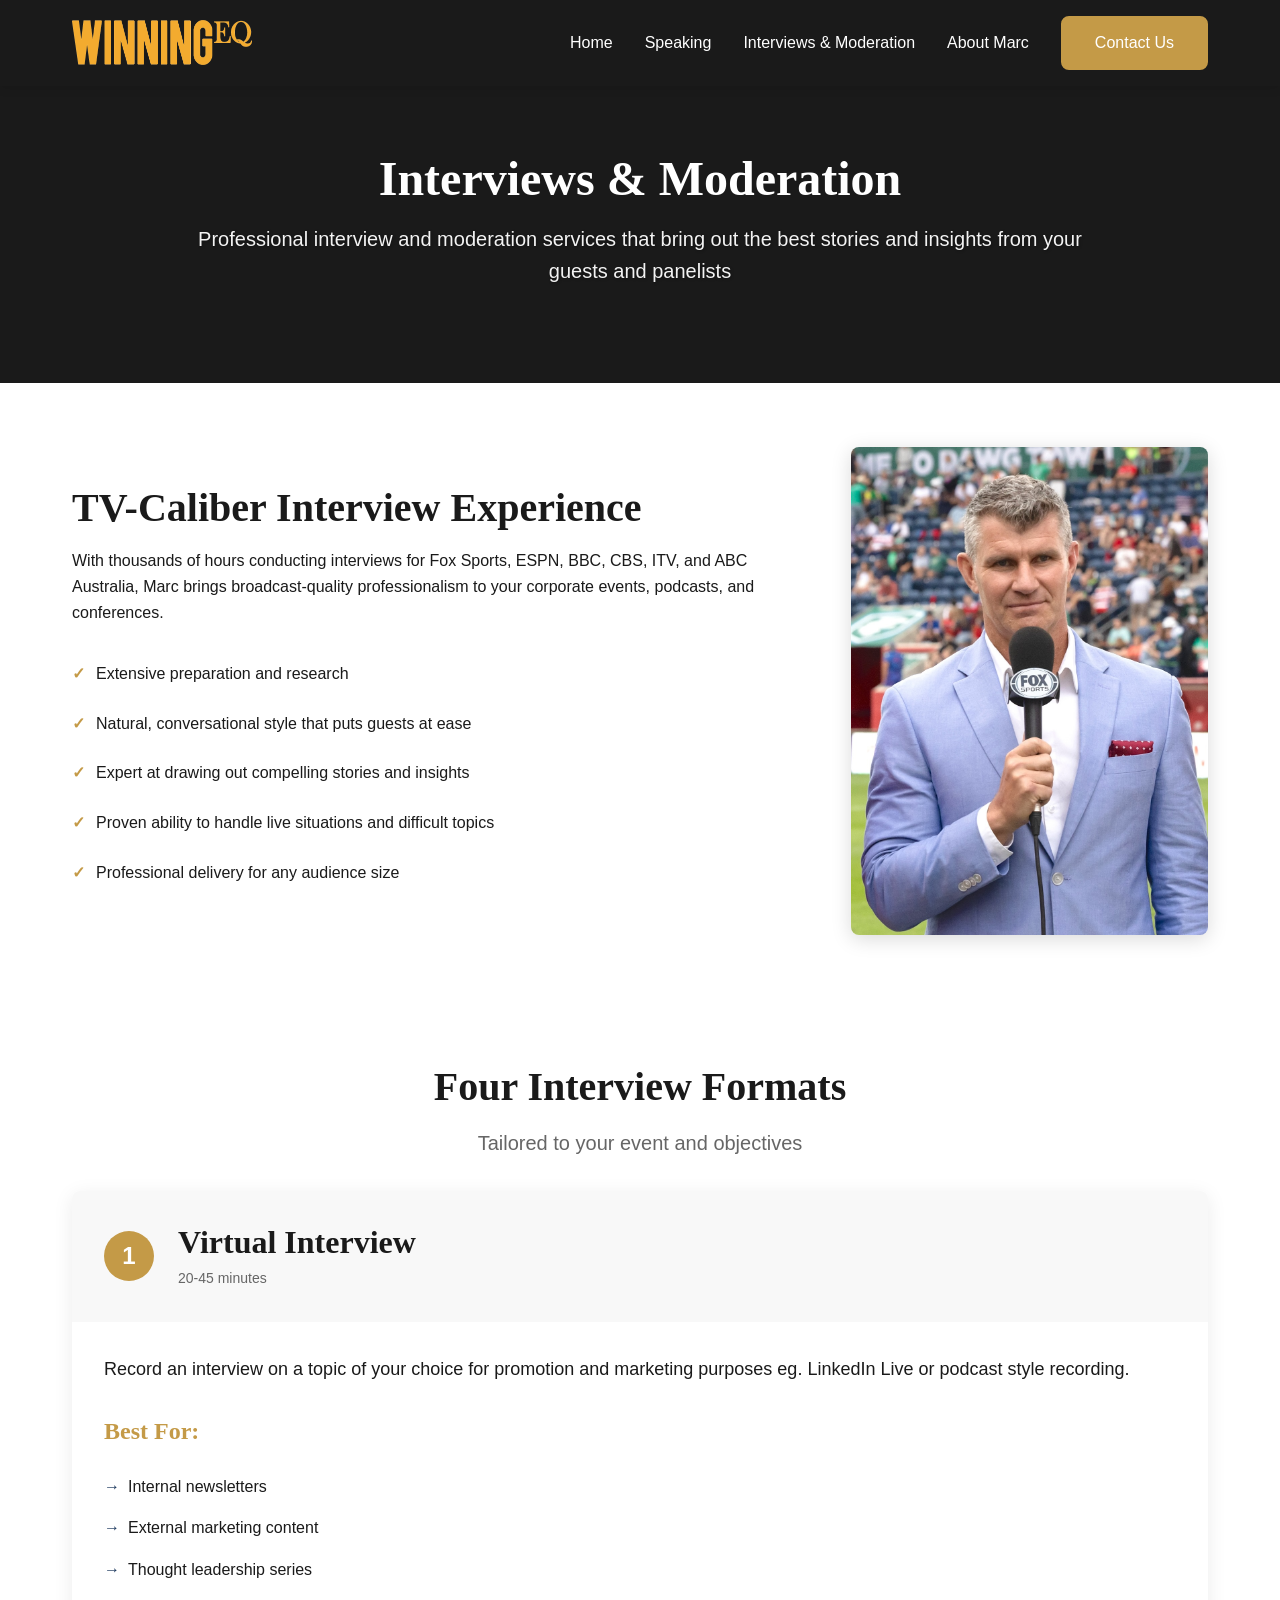
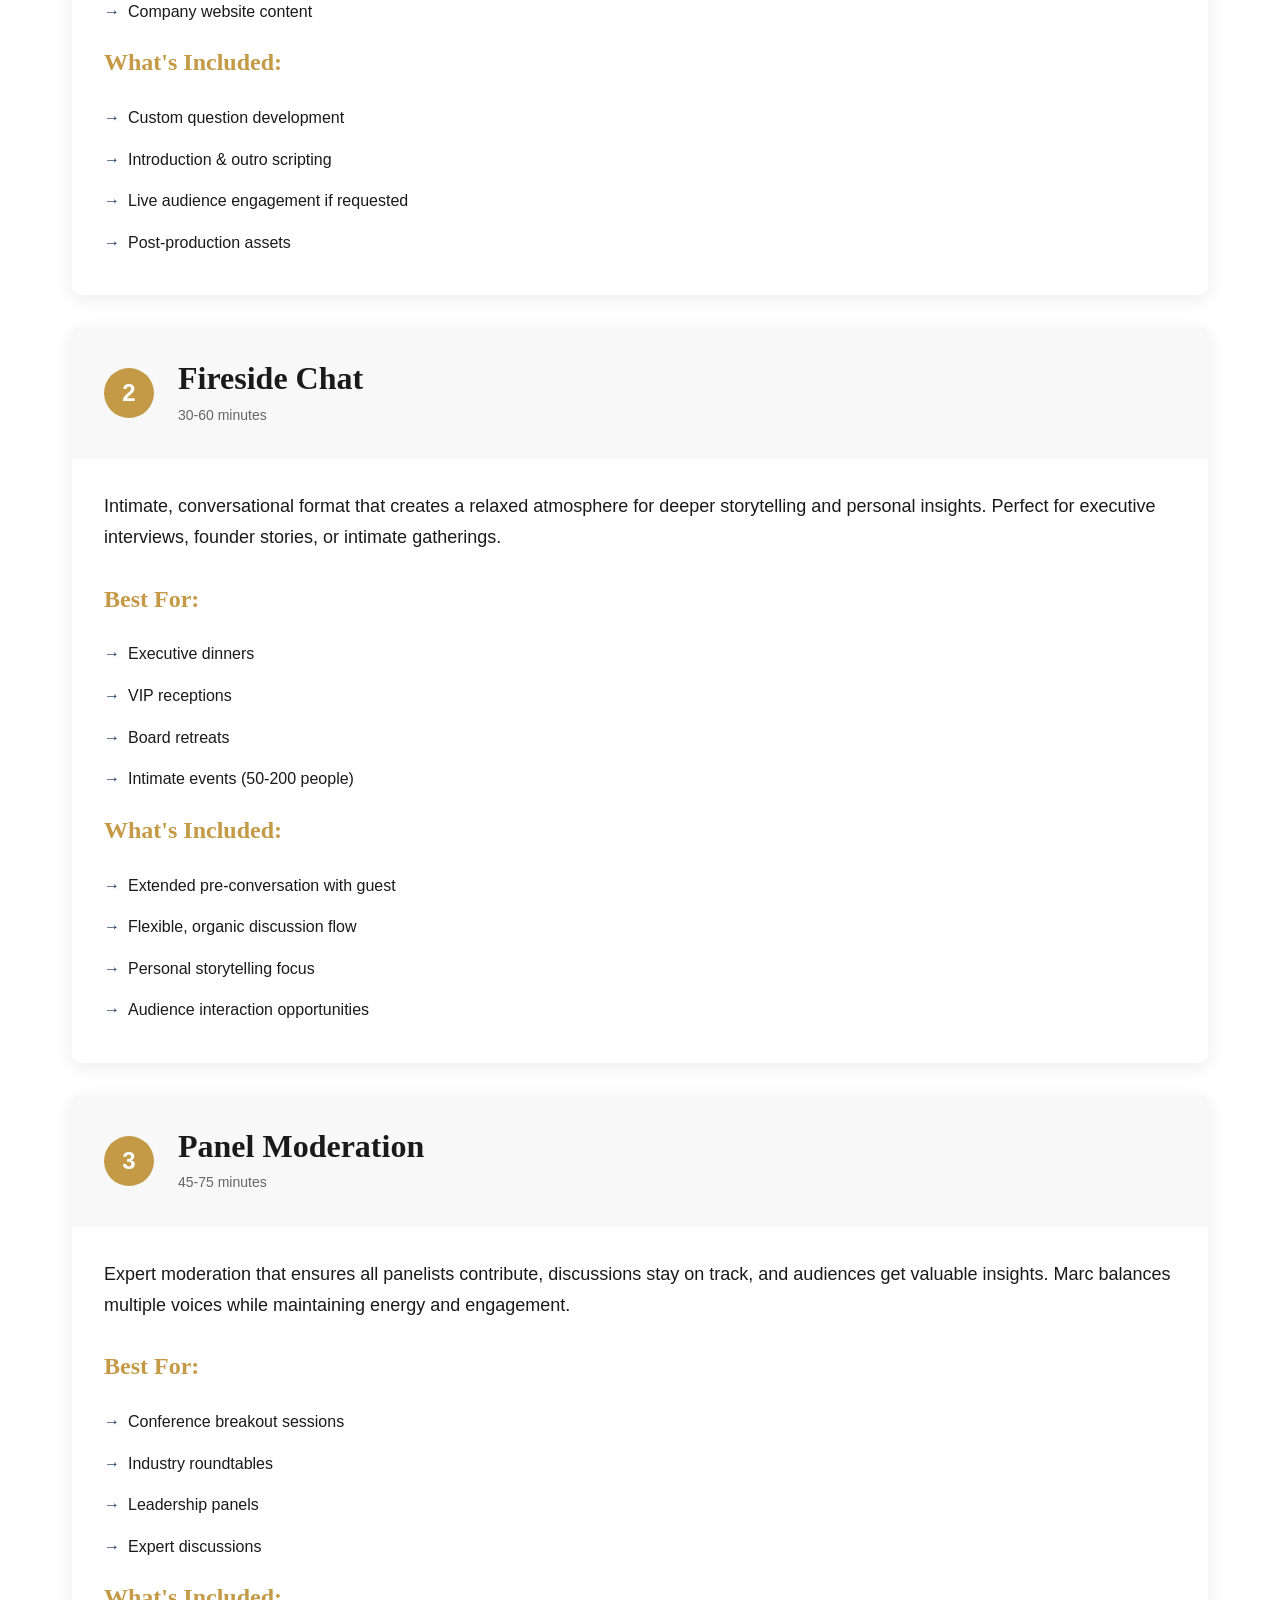
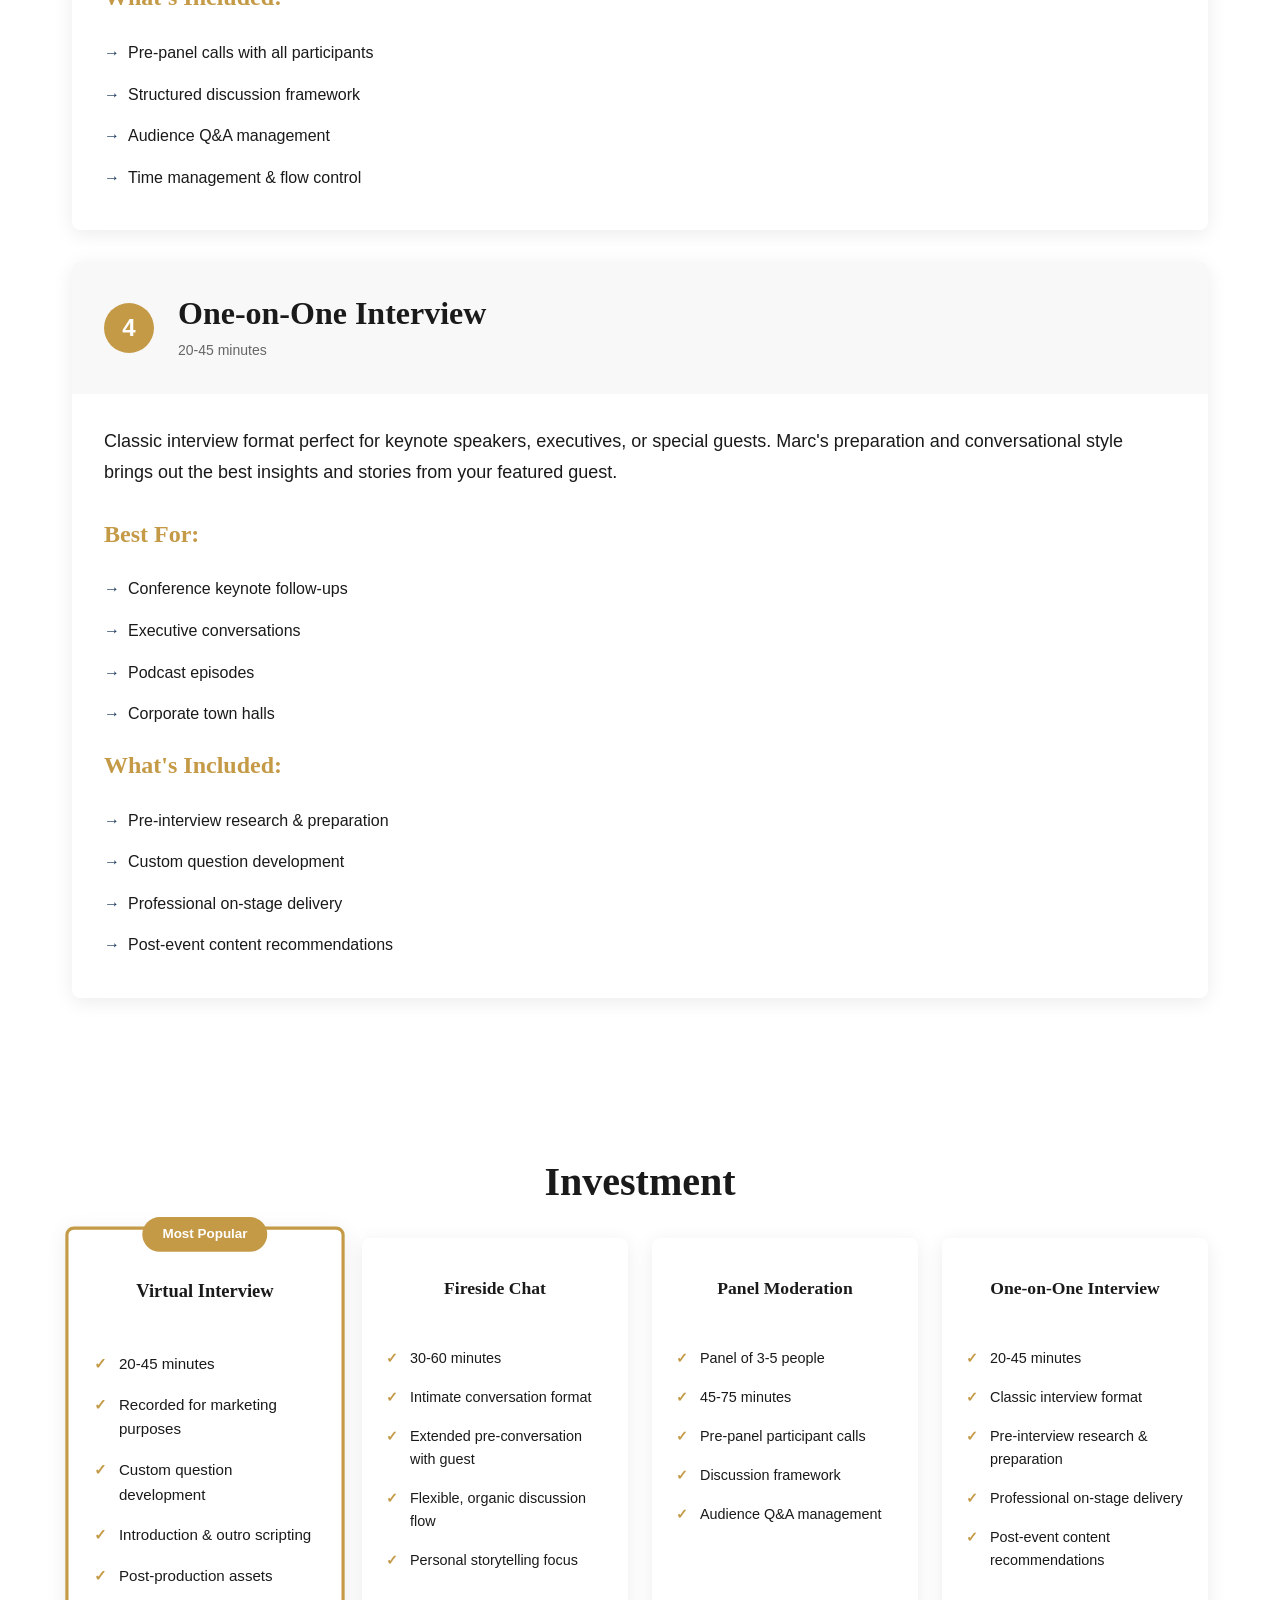
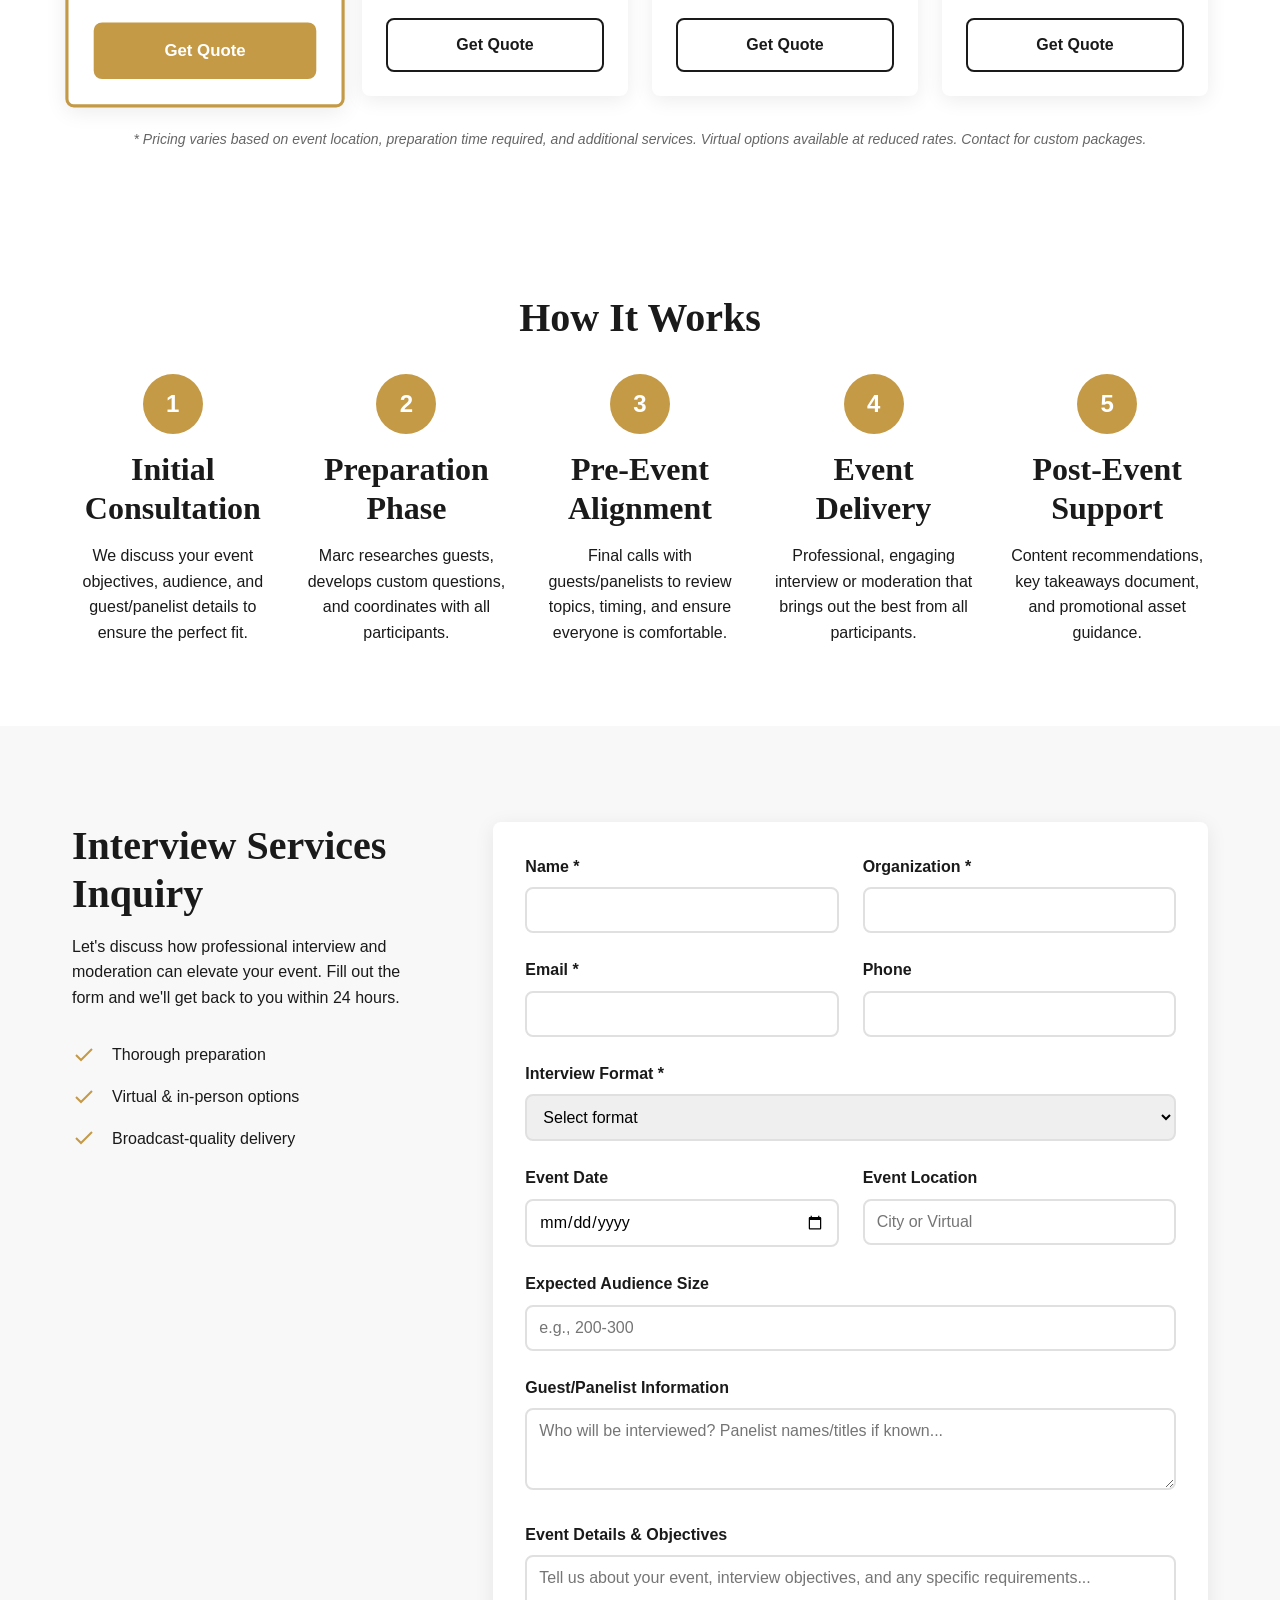
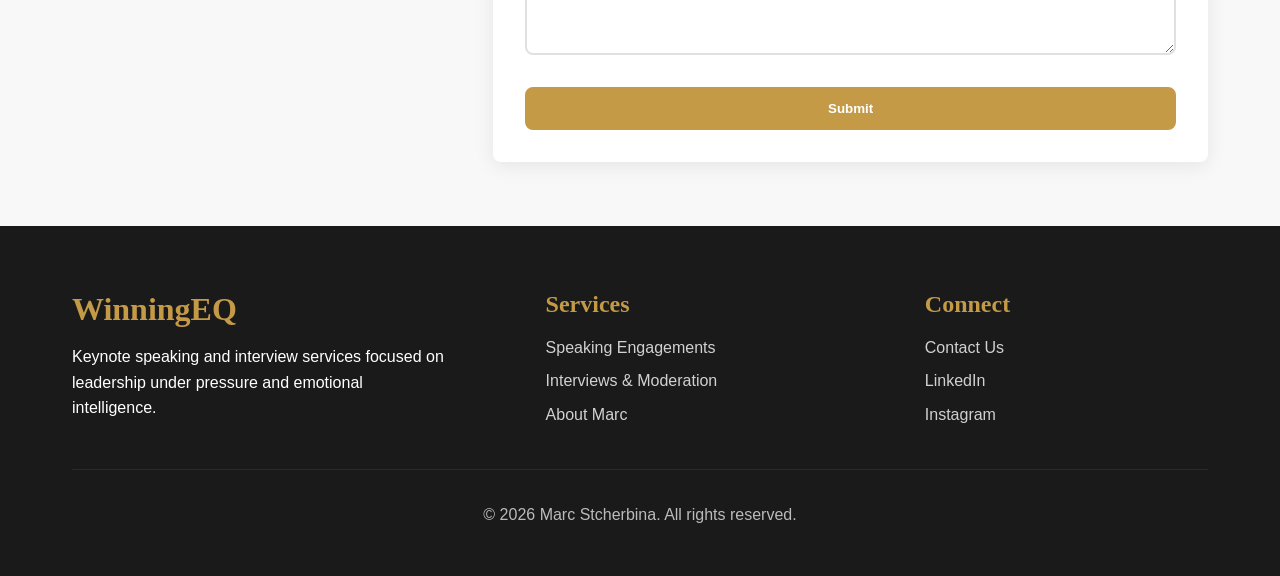
<file: interviews.html>
<!DOCTYPE html>
<html lang="en">
<head>
    <meta charset="UTF-8">
    <meta name="viewport" content="width=device-width, initial-scale=1.0">
    <title>Interviews & Moderation - Marc Stcherbina | Professional Interviewer</title>
    <meta name="description" content="Professional interview and moderation services with TV experience from Fox, ESPN, BBC, CBS, ITV, and ABC Australia.">
    <link rel="stylesheet" href="styles.css">
    <link rel="stylesheet" href="https://cdnjs.cloudflare.com/ajax/libs/font-awesome/6.4.0/css/all.min.css">
</head>
<body>
    <!-- Navigation -->
    <nav class="navbar">
        <div class="container">
            <div class="nav-wrapper">
                <a href="index.html" class="logo">
                    <img src="images/logo.png" alt="WinningEQ" style="height: 45px; width: auto;">
                </a>
                <button class="mobile-menu-toggle" aria-label="Toggle menu">
                    <span></span>
                    <span></span>
                    <span></span>
                </button>
                <ul class="nav-menu">
                    <li><a href="index.html">Home</a></li>
                    <li><a href="speaking.html">Speaking</a></li>
                    <li><a href="interviews.html" class="active">Interviews & Moderation</a></li>
                    <li><a href="about.html">About Marc</a></li>
                    <li><a href="contact.html" class="btn-primary">Contact Us</a></li>
                </ul>
            </div>
        </div>
    </nav>

    <!-- Hero Section -->
    <section class="page-hero">
        <div class="container">
            <h1>Interviews & Moderation</h1>
            <p class="hero-subtitle">Professional interview and moderation services that bring out the best stories and insights from your guests and panelists</p>
        </div>
    </section>

    <!-- Experience Section -->
    <section class="experience-section">
        <div class="container">
            <div class="experience-content">
                <div class="experience-text">
                    <h2>TV-Caliber Interview Experience</h2>
                    <p>With thousands of hours conducting interviews for Fox Sports, ESPN, BBC, CBS, ITV, and ABC Australia, Marc brings broadcast-quality professionalism to your corporate events, podcasts, and conferences.</p>
                    <ul class="experience-highlights">
                        <li>Extensive preparation and research</li>
                        <li>Natural, conversational style that puts guests at ease</li>
                        <li>Expert at drawing out compelling stories and insights</li>
                        <li>Proven ability to handle live situations and difficult topics</li>
                        <li>Professional delivery for any audience size</li>
                    </ul>
                </div>
                <div class="experience-stats">
                    <img src="images/marc-fox-sports.jpg" alt="Marc Stcherbina reporting for Fox Sports" class="experience-image">
                </div>
            </div>
        </div>
    </section>

    <!-- Interview Formats -->
    <section class="formats-section">
        <div class="container">
            <h2 class="section-title">Four Interview Formats</h2>
            <p class="section-subtitle">Tailored to your event and objectives</p>
            
            <div class="format-card">
                <div class="format-header">
                    <div class="format-number">1</div>
                    <div class="format-title">
                        <h3>Virtual Interview</h3>
                        <span class="format-duration">20-45 minutes</span>
                    </div>
                </div>
                <div class="format-content">
                    <p class="format-description">
                        Record an interview on a topic of your choice for promotion and marketing purposes eg. LinkedIn Live or podcast style recording.
                    </p>
                    <div class="format-details">
                        <div class="detail-column">
                            <h4>Best For:</h4>
                            <ul>
                                <li>Internal newsletters</li>
                                <li>External marketing content</li>
                                <li>Thought leadership series</li>
                                <li>Company website content</li>
                            </ul>
                        </div>
                        <div class="detail-column">
                            <h4>What's Included:</h4>
                            <ul>
                                <li>Custom question development</li>
                                <li>Introduction & outro scripting</li>
                                <li>Live audience engagement if requested</li>
                                <li>Post-production assets</li>
                            </ul>
                        </div>
                    </div>
                </div>
            </div>

            <div class="format-card">
                <div class="format-header">
                    <div class="format-number">2</div>
                    <div class="format-title">
                        <h3>Fireside Chat</h3>
                        <span class="format-duration">30-60 minutes</span>
                    </div>
                </div>
                <div class="format-content">
                    <p class="format-description">
                        Intimate, conversational format that creates a relaxed atmosphere for deeper storytelling and personal insights. Perfect for executive interviews, founder stories, or intimate gatherings.
                    </p>
                    <div class="format-details">
                        <div class="detail-column">
                            <h4>Best For:</h4>
                            <ul>
                                <li>Executive dinners</li>
                                <li>VIP receptions</li>
                                <li>Board retreats</li>
                                <li>Intimate events (50-200 people)</li>
                            </ul>
                        </div>
                        <div class="detail-column">
                            <h4>What's Included:</h4>
                            <ul>
                                <li>Extended pre-conversation with guest</li>
                                <li>Flexible, organic discussion flow</li>
                                <li>Personal storytelling focus</li>
                                <li>Audience interaction opportunities</li>
                            </ul>
                        </div>
                    </div>
                </div>
            </div>

            <div class="format-card">
                <div class="format-header">
                    <div class="format-number">3</div>
                    <div class="format-title">
                        <h3>Panel Moderation</h3>
                        <span class="format-duration">45-75 minutes</span>
                    </div>
                </div>
                <div class="format-content">
                    <p class="format-description">
                        Expert moderation that ensures all panelists contribute, discussions stay on track, and audiences get valuable insights. Marc balances multiple voices while maintaining energy and engagement.
                    </p>
                    <div class="format-details">
                        <div class="detail-column">
                            <h4>Best For:</h4>
                            <ul>
                                <li>Conference breakout sessions</li>
                                <li>Industry roundtables</li>
                                <li>Leadership panels</li>
                                <li>Expert discussions</li>
                            </ul>
                        </div>
                        <div class="detail-column">
                            <h4>What's Included:</h4>
                            <ul>
                                <li>Pre-panel calls with all participants</li>
                                <li>Structured discussion framework</li>
                                <li>Audience Q&A management</li>
                                <li>Time management & flow control</li>
                            </ul>
                        </div>
                    </div>
                </div>
            </div>

            <div class="format-card">
                <div class="format-header">
                    <div class="format-number">4</div>
                    <div class="format-title">
                        <h3>One-on-One Interview</h3>
                        <span class="format-duration">20-45 minutes</span>
                    </div>
                </div>
                <div class="format-content">
                    <p class="format-description">
                        Classic interview format perfect for keynote speakers, executives, or special guests. Marc's preparation and conversational style brings out the best insights and stories from your featured guest.
                    </p>
                    <div class="format-details">
                        <div class="detail-column">
                            <h4>Best For:</h4>
                            <ul>
                                <li>Conference keynote follow-ups</li>
                                <li>Executive conversations</li>
                                <li>Podcast episodes</li>
                                <li>Corporate town halls</li>
                            </ul>
                        </div>
                        <div class="detail-column">
                            <h4>What's Included:</h4>
                            <ul>
                                <li>Pre-interview research & preparation</li>
                                <li>Custom question development</li>
                                <li>Professional on-stage delivery</li>
                                <li>Post-event content recommendations</li>
                            </ul>
                        </div>
                    </div>
                </div>
            </div>
        </div>
    </section>

    <!-- Pricing -->
    <section class="pricing-section">
        <div class="container">
            <h2 class="section-title">Investment</h2>
            <div class="pricing-grid">
                <div class="pricing-card featured">
                    <div class="popular-badge">Most Popular</div>
                    <h3>Virtual Interview</h3>
                    <ul class="pricing-features">
                        <li>20-45 minutes</li>
                        <li>Recorded for marketing purposes</li>
                        <li>Custom question development</li>
                        <li>Introduction & outro scripting</li>
                        <li>Post-production assets</li>
                    </ul>
                    <a href="#booking" class="btn-primary">Get Quote</a>
                </div>
                <div class="pricing-card">
                    <h3>Fireside Chat</h3>
                    <ul class="pricing-features">
                        <li>30-60 minutes</li>
                        <li>Intimate conversation format</li>
                        <li>Extended pre-conversation with guest</li>
                        <li>Flexible, organic discussion flow</li>
                        <li>Personal storytelling focus</li>
                    </ul>
                    <a href="#booking" class="btn-outline">Get Quote</a>
                </div>
                <div class="pricing-card">
                    <h3>Panel Moderation</h3>
                    <ul class="pricing-features">
                        <li>Panel of 3-5 people</li>
                        <li>45-75 minutes</li>
                        <li>Pre-panel participant calls</li>
                        <li>Discussion framework</li>
                        <li>Audience Q&A management</li>
                    </ul>
                    <a href="#booking" class="btn-outline">Get Quote</a>
                </div>
                <div class="pricing-card">
                    <h3>One-on-One Interview</h3>
                    <ul class="pricing-features">
                        <li>20-45 minutes</li>
                        <li>Classic interview format</li>
                        <li>Pre-interview research & preparation</li>
                        <li>Professional on-stage delivery</li>
                        <li>Post-event content recommendations</li>
                    </ul>
                    <a href="#booking" class="btn-outline">Get Quote</a>
                </div>
            </div>
            <p class="pricing-note">* Pricing varies based on event location, preparation time required, and additional services. Virtual options available at reduced rates. Contact for custom packages.</p>
        </div>
    </section>

    <!-- Process -->
    <section class="process-section">
        <div class="container">
            <h2 class="section-title">How It Works</h2>
            <div class="process-steps">
                <div class="process-step">
                    <div class="step-number">1</div>
                    <h3>Initial Consultation</h3>
                    <p>We discuss your event objectives, audience, and guest/panelist details to ensure the perfect fit.</p>
                </div>
                <div class="process-step">
                    <div class="step-number">2</div>
                    <h3>Preparation Phase</h3>
                    <p>Marc researches guests, develops custom questions, and coordinates with all participants.</p>
                </div>
                <div class="process-step">
                    <div class="step-number">3</div>
                    <h3>Pre-Event Alignment</h3>
                    <p>Final calls with guests/panelists to review topics, timing, and ensure everyone is comfortable.</p>
                </div>
                <div class="process-step">
                    <div class="step-number">4</div>
                    <h3>Event Delivery</h3>
                    <p>Professional, engaging interview or moderation that brings out the best from all participants.</p>
                </div>
                <div class="process-step">
                    <div class="step-number">5</div>
                    <h3>Post-Event Support</h3>
                    <p>Content recommendations, key takeaways document, and promotional asset guidance.</p>
                </div>
            </div>
        </div>
    </section>

    <!-- Testimonials -->
    <!-- Booking Form -->
    <section class="booking-section" id="booking">
        <div class="container">
            <div class="booking-content">
                <div class="booking-info">
                    <h2>Interview Services Inquiry</h2>
                    <p>Let's discuss how professional interview and moderation can elevate your event. Fill out the form and we'll get back to you within 24 hours.</p>
                    <div class="booking-benefits">
                        <div class="benefit-item">
                            <svg width="24" height="24" viewBox="0 0 24 24" fill="none" stroke="currentColor" stroke-width="2">
                                <polyline points="20 6 9 17 4 12"></polyline>
                            </svg>
                            <span>Thorough preparation</span>
                        </div>
                        <div class="benefit-item">
                            <svg width="24" height="24" viewBox="0 0 24 24" fill="none" stroke="currentColor" stroke-width="2">
                                <polyline points="20 6 9 17 4 12"></polyline>
                            </svg>
                            <span>Virtual & in-person options</span>
                        </div>
                        <div class="benefit-item">
                            <svg width="24" height="24" viewBox="0 0 24 24" fill="none" stroke="currentColor" stroke-width="2">
                                <polyline points="20 6 9 17 4 12"></polyline>
                            </svg>
                            <span>Broadcast-quality delivery</span>
                        </div>
                    </div>
                </div>
                <div class="booking-form">
                    <form name="interview-booking" method="POST" action="/thank-you.html" data-netlify="true" netlify-honeypot="bot-field">
                        <input type="hidden" name="form-name" value="interview-booking">
                        <p style="display: none;">
                            <label>Don't fill this out: <input name="bot-field"></label>
                        </p>
                        
                        <div class="form-row">
                            <div class="form-group">
                                <label for="name">Name *</label>
                                <input type="text" id="name" name="name" required>
                            </div>
                            <div class="form-group">
                                <label for="organization">Organization *</label>
                                <input type="text" id="organization" name="organization" required>
                            </div>
                        </div>
                        
                        <div class="form-row">
                            <div class="form-group">
                                <label for="email">Email *</label>
                                <input type="email" id="email" name="email" required>
                            </div>
                            <div class="form-group">
                                <label for="phone">Phone</label>
                                <input type="tel" id="phone" name="phone">
                            </div>
                        </div>
                        
                        <div class="form-group">
                            <label for="interview-type">Interview Format *</label>
                            <select id="interview-type" name="interview-type" required>
                                <option value="">Select format</option>
                                <option value="one-on-one">One-on-One Interview</option>
                                <option value="panel">Panel Moderation</option>
                                <option value="fireside">Fireside Chat</option>
                                <option value="podcast">Live Podcast Recording</option>
                                <option value="other">Other/Not Sure</option>
                            </select>
                        </div>
                        
                        <div class="form-row">
                            <div class="form-group">
                                <label for="event-date">Event Date</label>
                                <input type="date" id="event-date" name="event-date">
                            </div>
                            <div class="form-group">
                                <label for="event-location">Event Location</label>
                                <input type="text" id="event-location" name="event-location" placeholder="City or Virtual">
                            </div>
                        </div>
                        
                        <div class="form-group">
                            <label for="audience-size">Expected Audience Size</label>
                            <input type="text" id="audience-size" name="audience-size" placeholder="e.g., 200-300">
                        </div>
                        
                        <div class="form-group">
                            <label for="guest-info">Guest/Panelist Information</label>
                            <textarea id="guest-info" name="guest-info" rows="3" placeholder="Who will be interviewed? Panelist names/titles if known..."></textarea>
                        </div>
                        
                        <div class="form-group">
                            <label for="message">Event Details & Objectives</label>
                            <textarea id="message" name="message" rows="4" placeholder="Tell us about your event, interview objectives, and any specific requirements..."></textarea>
                        </div>
                        
                        <button type="submit" class="btn-primary btn-block">Submit</button>
                    </form>
                </div>
            </div>
        </div>
    </section>

    <!-- Footer -->
    <footer class="footer">
        <div class="container">
            <div class="footer-content">
                <div class="footer-section">
                    <h3>WinningEQ</h3>
                    <p>Keynote speaking and interview services focused on leadership under pressure and emotional intelligence.</p>
                </div>
                <div class="footer-section">
                    <h4>Services</h4>
                    <ul>
                        <li><a href="speaking.html">Speaking Engagements</a></li>
                        <li><a href="interviews.html">Interviews & Moderation</a></li>
                        <li><a href="about.html">About Marc</a></li>
                    </ul>
                </div>
                <div class="footer-section">
                    <h4>Connect</h4>
                    <ul>
                        <li><a href="contact.html">Contact Us</a></li>
                        <li><a href="https://www.linkedin.com/in/marc-stcherbina-53199838/" target="_blank">LinkedIn</a></li>
                        <li><a href="https://www.instagram.com/yogslife/" target="_blank">Instagram</a></li>
                    </ul>
                </div>
            </div>
            <div class="footer-bottom">
                <p>&copy; 2026 Marc Stcherbina. All rights reserved.</p>
            </div>
        </div>
    </footer>

    <script src="script.js"></script>
</body>
</html>
</file>
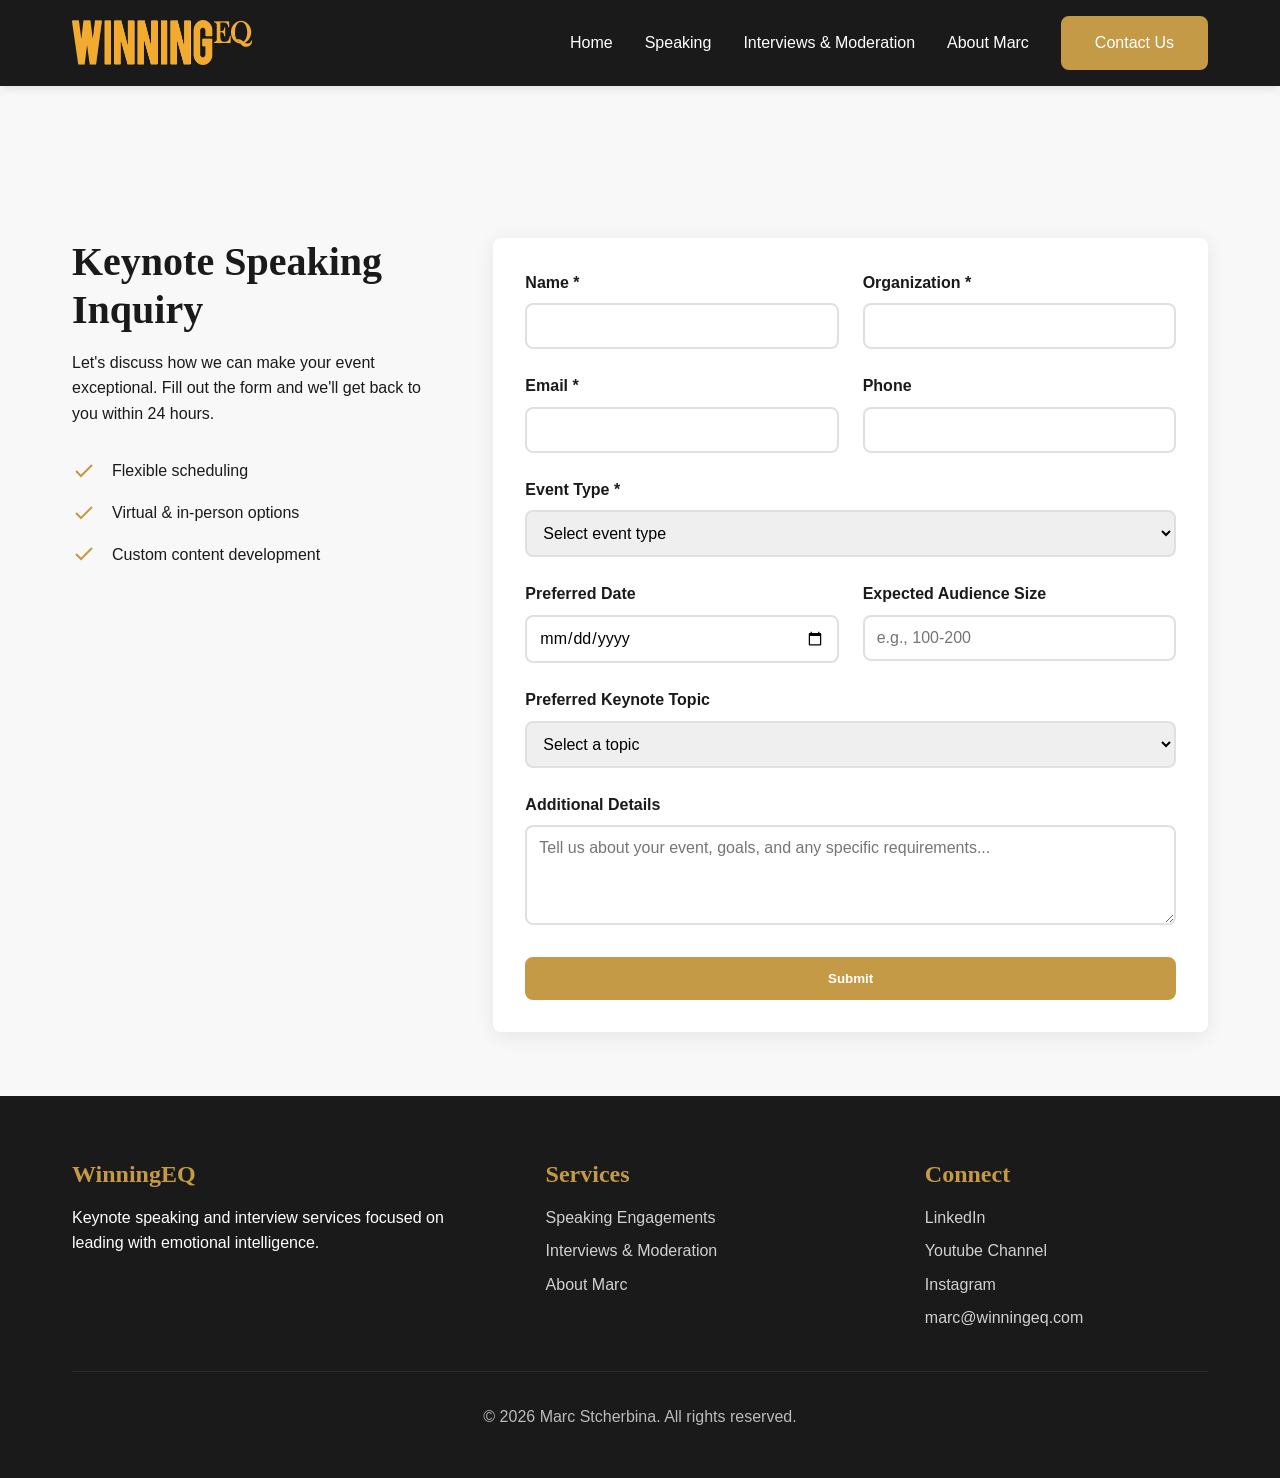
<file: keynote-contact.html>
<!DOCTYPE html>
<html lang="en">
<head>
    <meta charset="UTF-8">
    <meta name="viewport" content="width=device-width, initial-scale=1.0">
    <title>Keynote Speaking Inquiry - Marc Stcherbina</title>
    <meta name="description" content="Contact Marc Stcherbina for keynote speaking engagements. Request information about availability and topics.">
    <link rel="stylesheet" href="styles.css">
    <link rel="stylesheet" href="https://cdnjs.cloudflare.com/ajax/libs/font-awesome/6.4.0/css/all.min.css">
</head>
<body>
    <!-- Navigation -->
    <nav class="navbar">
        <div class="container">
            <div class="nav-wrapper">
                <a href="index.html" class="logo">
                    <img src="images/logo.png" alt="WinningEQ" style="height: 45px; width: auto;">
                </a>
                <button class="mobile-menu-toggle" aria-label="Toggle menu">
                    <span></span>
                    <span></span>
                    <span></span>
                </button>
                <ul class="nav-menu">
                    <li><a href="index.html">Home</a></li>
                    <li><a href="speaking.html">Speaking</a></li>
                    <li><a href="interviews.html">Interviews & Moderation</a></li>
                    <li><a href="about.html">About Marc</a></li>
                    <li><a href="contact.html" class="btn-primary">Contact Us</a></li>
                </ul>
            </div>
        </div>
    </nav>

    <!-- Contact Form Section -->
    <section class="booking-section" style="padding-top: 120px;">
        <div class="container">
            <div class="booking-content">
                <div class="booking-info">
                    <h2>Keynote Speaking Inquiry</h2>
                    <p>Let's discuss how we can make your event exceptional. Fill out the form and we'll get back to you within 24 hours.</p>
                    <div class="booking-benefits">
                        <div class="benefit-item">
                            <svg width="24" height="24" viewBox="0 0 24 24" fill="none" stroke="currentColor" stroke-width="2">
                                <polyline points="20 6 9 17 4 12"></polyline>
                            </svg>
                            <span>Flexible scheduling</span>
                        </div>
                        <div class="benefit-item">
                            <svg width="24" height="24" viewBox="0 0 24 24" fill="none" stroke="currentColor" stroke-width="2">
                                <polyline points="20 6 9 17 4 12"></polyline>
                            </svg>
                            <span>Virtual & in-person options</span>
                        </div>
                        <div class="benefit-item">
                            <svg width="24" height="24" viewBox="0 0 24 24" fill="none" stroke="currentColor" stroke-width="2">
                                <polyline points="20 6 9 17 4 12"></polyline>
                            </svg>
                            <span>Custom content development</span>
                        </div>
                    </div>
                </div>
                <div class="booking-form">
                    <form name="keynote-inquiry" method="POST" data-netlify="true" netlify-honeypot="bot-field">
                        <input type="hidden" name="form-name" value="keynote-inquiry">
                        <p style="display: none;">
                            <label>Don't fill this out: <input name="bot-field"></label>
                        </p>
                        
                        <div class="form-row">
                            <div class="form-group">
                                <label for="name">Name *</label>
                                <input type="text" id="name" name="name" required>
                            </div>
                            <div class="form-group">
                                <label for="organization">Organization *</label>
                                <input type="text" id="organization" name="organization" required>
                            </div>
                        </div>
                        
                        <div class="form-row">
                            <div class="form-group">
                                <label for="email">Email *</label>
                                <input type="email" id="email" name="email" required>
                            </div>
                            <div class="form-group">
                                <label for="phone">Phone</label>
                                <input type="tel" id="phone" name="phone">
                            </div>
                        </div>
                        
                        <div class="form-group">
                            <label for="event-type">Event Type *</label>
                            <select id="event-type" name="event-type" required>
                                <option value="">Select event type</option>
                                <option value="corporate">Corporate Event</option>
                                <option value="conference">Conference</option>
                                <option value="retreat">Executive Retreat</option>
                                <option value="training">Training/Workshop</option>
                                <option value="other">Other</option>
                            </select>
                        </div>
                        
                        <div class="form-row">
                            <div class="form-group">
                                <label for="event-date">Preferred Date</label>
                                <input type="date" id="event-date" name="event-date">
                            </div>
                            <div class="form-group">
                                <label for="audience-size">Expected Audience Size</label>
                                <input type="text" id="audience-size" name="audience-size" placeholder="e.g., 100-200">
                            </div>
                        </div>
                        
                        <div class="form-group">
                            <label for="keynote">Preferred Keynote Topic</label>
                            <select id="keynote" name="keynote">
                                <option value="">Select a topic</option>
                                <option value="enjoyment-equation">The Enjoyment EQuation™</option>
                                <option value="cohesion-equation">The Cohesion EQuation™</option>
                                <option value="custom">Custom Topic</option>
                            </select>
                        </div>
                        
                        <div class="form-group">
                            <label for="message">Additional Details</label>
                            <textarea id="message" name="message" rows="4" placeholder="Tell us about your event, goals, and any specific requirements..."></textarea>
                        </div>
                        
                        <button type="submit" class="btn-primary btn-block">Submit</button>
                    </form>
                </div>
            </div>
        </div>
    </section>

    <!-- Footer -->
    <footer class="footer">
        <div class="container">
            <div class="footer-content">
                <div class="footer-section">
                    <h4>WinningEQ</h4>
                    <p>Keynote speaking and interview services focused on leading with emotional intelligence.</p>
                </div>
                <div class="footer-section">
                    <h4>Services</h4>
                    <ul>
                        <li><a href="speaking.html">Speaking Engagements</a></li>
                        <li><a href="interviews.html">Interviews & Moderation</a></li>
                        <li><a href="about.html">About Marc</a></li>
                    </ul>
                </div>
                <div class="footer-section">
                    <h4>Connect</h4>
                    <ul>
                        <li><a href="https://www.linkedin.com/in/marc-stcherbina-53199838/" target="_blank">LinkedIn</a></li>
                        <li><a href="https://youtube.com/@winningeq8109?si=wuo6VhDiIAoHwpU1" target="_blank">Youtube Channel</a></li>
                        <li><a href="https://www.instagram.com/yogslife/" target="_blank">Instagram</a></li>
                        <li><a href="mailto:marc@winningeq.com">marc@winningeq.com</a></li>
                    </ul>
                </div>
            </div>
            <div class="footer-bottom">
                <p>&copy; 2026 Marc Stcherbina. All rights reserved.</p>
            </div>
        </div>
    </footer>

    <script src="script.js"></script>
</body>
</html>
</file>
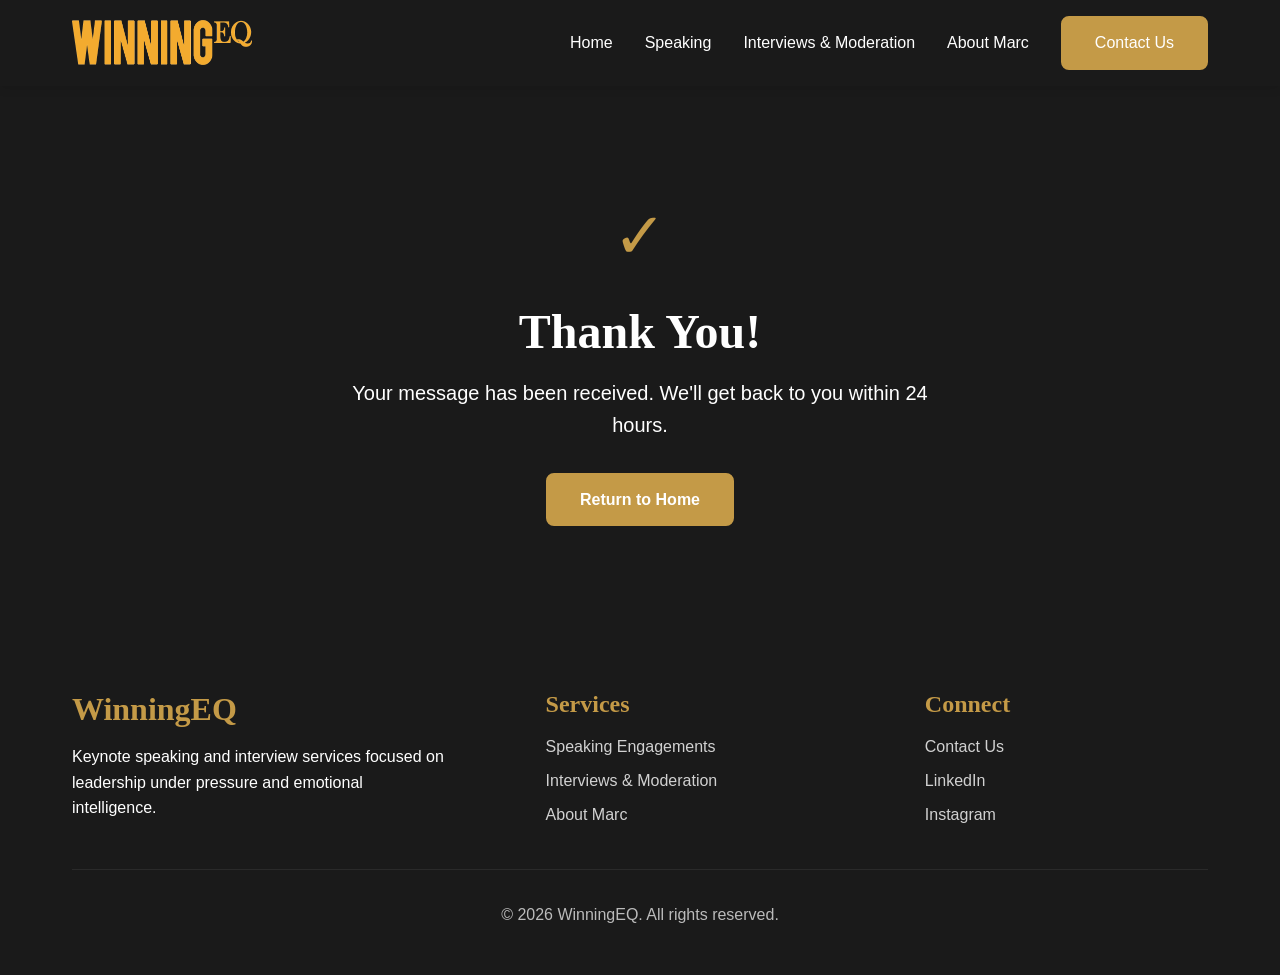
<file: thank-you.html>
<!DOCTYPE html>
<html lang="en">
<head>
    <meta charset="UTF-8">
    <meta name="viewport" content="width=device-width, initial-scale=1.0">
    <title>Thank You - WinningEQ</title>
    <link rel="stylesheet" href="styles.css">
</head>
<body>
    <!-- Navigation -->
    <nav class="navbar">
        <div class="container">
            <div class="nav-wrapper">
                <a href="index.html" class="logo">
                    <img src="images/logo.png" alt="WinningEQ" style="height: 45px; width: auto;">
                </a>
                <ul class="nav-menu">
                    <li><a href="index.html">Home</a></li>
                    <li><a href="speaking.html">Speaking</a></li>
                    <li><a href="interviews.html">Interviews & Moderation</a></li>
                    <li><a href="about.html">About Marc</a></li>
                    <li><a href="contact.html" class="btn-primary">Contact Us</a></li>
                </ul>
            </div>
        </div>
    </nav>

    <!-- Thank You Section -->
    <section class="page-hero" style="min-height: 60vh; display: flex; align-items: center; justify-content: center;">
        <div class="container" style="text-align: center;">
            <div style="max-width: 600px; margin: 0 auto;">
                <div style="font-size: 4rem; color: var(--color-accent-gold); margin-bottom: 1rem;">✓</div>
                <h1 style="margin-bottom: 1rem;">Thank You!</h1>
                <p style="font-size: 1.25rem; margin-bottom: 2rem; color: var(--color-text-light);">
                    Your message has been received. We'll get back to you within 24 hours.
                </p>
                <a href="index.html" class="btn-primary">Return to Home</a>
            </div>
        </div>
    </section>

    <!-- Footer -->
    <footer class="footer">
        <div class="container">
            <div class="footer-content">
                <div class="footer-section">
                    <h3>WinningEQ</h3>
                    <p>Keynote speaking and interview services focused on leadership under pressure and emotional intelligence.</p>
                </div>
                <div class="footer-section">
                    <h4>Services</h4>
                    <ul>
                        <li><a href="speaking.html">Speaking Engagements</a></li>
                        <li><a href="interviews.html">Interviews & Moderation</a></li>
                        <li><a href="about.html">About Marc</a></li>
                    </ul>
                </div>
                <div class="footer-section">
                    <h4>Connect</h4>
                    <ul>
                        <li><a href="contact.html">Contact Us</a></li>
                        <li><a href="https://www.linkedin.com/in/marcstcherbina/" target="_blank">LinkedIn</a></li>
                        <li><a href="https://www.instagram.com/marcstcherbina/" target="_blank">Instagram</a></li>
                    </ul>
                </div>
            </div>
            <div class="footer-bottom">
                <p>&copy; 2026 WinningEQ. All rights reserved.</p>
            </div>
        </div>
    </footer>

    <script src="script.js"></script>
</body>
</html>
</file>
<file: styles.css>
/* ============================================
   WinningEQ Website - Professional Styles
   ============================================ */

/* CSS Variables */
:root {
    --color-primary-dark: #1a1a1a;
    --color-secondary-dark: #2d2d2d;
    --color-accent-gold: #c49a47;
    --color-accent-blue: #1e3a5f;
    --color-text-primary: #1a1a1a;
    --color-text-secondary: #666666;
    --color-text-light: #ffffff;
    --color-bg-light: #f8f8f8;
    --color-bg-white: #ffffff;
    --color-border: #e0e0e0;
    
    --font-primary: -apple-system, BlinkMacSystemFont, 'Segoe UI', Roboto, 'Helvetica Neue', Arial, sans-serif;
    --font-headings: 'Georgia', 'Times New Roman', serif;
    
    --spacing-xs: 0.5rem;
    --spacing-sm: 1rem;
    --spacing-md: 2rem;
    --spacing-lg: 4rem;
    --spacing-xl: 6rem;
    
    --border-radius: 8px;
    --transition-speed: 0.3s;
}

/* Reset & Base Styles */
* {
    margin: 0;
    padding: 0;
    box-sizing: border-box;
}

html {
    scroll-behavior: smooth;
}

body {
    font-family: var(--font-primary);
    font-size: 16px;
    line-height: 1.6;
    color: var(--color-text-primary);
    background: var(--color-bg-white);
    -webkit-font-smoothing: antialiased;
    -moz-osx-font-smoothing: grayscale;
}

/* Typography */
h1, h2, h3, h4, h5, h6 {
    font-family: var(--font-headings);
    line-height: 1.2;
    margin-bottom: 1rem;
    font-weight: 600;
}

h1 {
    font-size: 3rem;
}

h2 {
    font-size: 2.5rem;
}

h3 {
    font-size: 2rem;
}

h4 {
    font-size: 1.5rem;
}

p {
    margin-bottom: 1rem;
}

a {
    color: var(--color-accent-blue);
    text-decoration: none;
    transition: color var(--transition-speed);
}

a:hover {
    color: var(--color-accent-gold);
}

img {
    max-width: 100%;
    height: auto;
    display: block;
}

ul {
    list-style: none;
}

/* Container */
.container {
    max-width: 1200px;
    margin: 0 auto;
    padding: 0 var(--spacing-md);
}

/* Navigation */
.navbar {
    background: var(--color-primary-dark);
    padding: 1rem 0;
    position: sticky;
    top: 0;
    z-index: 1000;
    box-shadow: 0 2px 10px rgba(0,0,0,0.1);
}

.nav-wrapper {
    display: flex;
    justify-content: space-between;
    align-items: center;
}

.logo {
    font-size: 1.5rem;
    font-weight: 700;
    color: var(--color-text-light);
    letter-spacing: 2px;
}

.logo:hover {
    color: var(--color-accent-gold);
}

.nav-menu {
    display: flex;
    gap: 2rem;
    align-items: center;
}

.nav-menu a {
    color: var(--color-text-light);
    font-weight: 500;
    transition: color var(--transition-speed);
}

.nav-menu a:hover,
.nav-menu a.active {
    color: var(--color-accent-gold);
}

.mobile-menu-toggle {
    display: none;
    flex-direction: column;
    gap: 4px;
    background: none;
    border: none;
    cursor: pointer;
}

.mobile-menu-toggle span {
    display: block;
    width: 25px;
    height: 3px;
    background: var(--color-text-light);
    transition: all var(--transition-speed);
}

/* Buttons */
.btn-primary,
.btn-secondary,
.btn-outline {
    display: inline-block;
    padding: 0.75rem 2rem;
    border-radius: var(--border-radius);
    font-weight: 600;
    text-align: center;
    transition: all var(--transition-speed);
    cursor: pointer;
    border: 2px solid transparent;
}

.btn-primary {
    background: var(--color-accent-gold);
    color: var(--color-text-light);
    border-color: var(--color-accent-gold);
}

/* Ensure nav button text is white */
.nav-menu .btn-primary {
    color: #ffffff !important;
}

.btn-primary:hover {
    background: transparent;
    color: var(--color-accent-gold);
}

.btn-secondary {
    background: var(--color-accent-blue);
    color: var(--color-text-light);
    border-color: var(--color-accent-blue);
}

.btn-secondary:hover {
    background: transparent;
    color: var(--color-accent-blue);
}

/* Hero and CTA button hover override - white text and border */
.hero .btn-secondary:hover,
.cta-section .btn-secondary:hover {
    background: transparent;
    color: #ffffff;
    border-color: #ffffff;
}

.btn-calendly {
    display: inline-block;
    padding: 0.75rem 2rem;
    border-radius: var(--border-radius);
    text-decoration: none;
    font-weight: 600;
    font-size: 1rem;
    transition: all var(--transition-speed);
    cursor: pointer;
    border: 2px solid transparent;
    background: #036C3C;
    color: #ffffff;
    border-color: #036C3C;
}

.btn-calendly:hover {
    background: transparent;
    color: #036C3C;
    border-color: #036C3C;
}

.btn-outline {
    background: transparent;
    color: var(--color-primary-dark);
    border-color: var(--color-primary-dark);
}

.btn-outline:hover {
    background: var(--color-primary-dark);
    color: var(--color-text-light);
}

.btn-block {
    width: 100%;
}

.btn-large {
    padding: 1.25rem 3rem;
    font-size: 1.125rem;
}

.btn-small {
    padding: 0.5rem 1rem;
    font-size: 0.875rem;
}

/* Hero Section */
.hero {
    position: relative;
    color: var(--color-text-light);
    padding: var(--spacing-xl) 0;
    text-align: center;
    min-height: 600px;
    display: flex;
    align-items: center;
    overflow: hidden;
}

.hero-video-container {
    position: absolute;
    top: 0;
    left: 0;
    width: 100%;
    height: 100%;
    overflow: hidden;
    z-index: 0;
}

.hero-video {
    position: absolute;
    top: 0;
    left: 50%;
    min-width: 100%;
    min-height: 100%;
    width: auto;
    height: auto;
    transform: translateX(-50%);
    object-fit: cover;
    object-position: center top;
}

.hero-overlay {
    position: absolute;
    top: 0;
    left: 0;
    width: 100%;
    height: 100%;
    background: linear-gradient(135deg, rgba(26, 52, 88, 0.75) 0%, rgba(30, 58, 95, 0.65) 100%);
    z-index: 1;
}

.hero .container {
    position: relative;
    z-index: 2;
}

.hero-content h1 {
    font-size: 2.5rem;
    margin-bottom: 1.5rem;
    line-height: 1.2;
    text-shadow: 2px 2px 4px rgba(0,0,0,0.3);
}

.hero-subtitle {
    font-size: 1.25rem;
    margin-bottom: 2rem;
    opacity: 0.95;
    max-width: 900px;
    margin-left: auto;
    margin-right: auto;
    text-shadow: 1px 1px 3px rgba(0,0,0,0.3);
}

.hero-cta {
    display: flex;
    gap: 1.5rem;
    justify-content: center;
    flex-wrap: wrap;
}

/* Page Hero */
.page-hero {
    background: var(--color-primary-dark);
    color: var(--color-text-light);
    padding: var(--spacing-lg) 0;
    text-align: center;
}

.page-hero h1 {
    font-size: 3rem;
    margin-bottom: 1rem;
}

/* Section Styles */
section {
    padding: var(--spacing-lg) 0;
}

.section-title {
    text-align: center;
    font-size: 2.5rem;
    margin-bottom: 1rem;
}

.section-subtitle {
    text-align: center;
    font-size: 1.25rem;
    color: var(--color-text-secondary);
    margin-bottom: var(--spacing-md);
    max-width: 700px;
    margin-left: auto;
    margin-right: auto;
}

/* Services Overview */
.services-overview {
    background: var(--color-bg-light);
}

.services-grid {
    display: grid;
    grid-template-columns: repeat(auto-fit, minmax(300px, 1fr));
    gap: var(--spacing-md);
    margin-top: var(--spacing-md);
}

.service-card {
    background: white;
    padding: var(--spacing-md);
    border-radius: var(--border-radius);
    box-shadow: 0 4px 20px rgba(0,0,0,0.08);
    transition: transform var(--transition-speed);
}

.service-card:hover {
    transform: translateY(-5px);
    box-shadow: 0 8px 30px rgba(0,0,0,0.12);
}

.service-icon {
    font-size: 3rem;
    margin-bottom: 1rem;
    height: 60px;
    display: flex;
    align-items: center;
    justify-content: center;
}

.service-card h3 {
    margin-bottom: 1rem;
    color: var(--color-accent-blue);
}

.service-features {
    margin: 1.5rem 0;
}

.service-features li {
    padding: 0.5rem 0;
    padding-left: 1.5rem;
    position: relative;
}

.service-features li:before {
    content: "✓";
    position: absolute;
    left: 0;
    color: var(--color-accent-gold);
    font-weight: bold;
}

/* Themes Section */
.themes-grid {
    display: grid;
    grid-template-columns: repeat(auto-fit, minmax(250px, 1fr));
    gap: var(--spacing-md);
    margin-top: var(--spacing-md);
}

.theme-card {
    background: white;
    padding: var(--spacing-md);
    border-left: 4px solid var(--color-accent-gold);
    border-radius: var(--border-radius);
    box-shadow: 0 2px 10px rgba(0,0,0,0.05);
}

.theme-card h3 {
    color: var(--color-accent-blue);
    margin-bottom: 0.75rem;
}

/* Clients Section */
.clients-section {
    background: var(--color-bg-light);
}

.clients-grid {
    display: grid;
    grid-template-columns: repeat(auto-fit, minmax(150px, 1fr));
    gap: var(--spacing-md);
    margin-top: var(--spacing-md);
}

.client-logos-image {
    margin-top: var(--spacing-lg);
    text-align: center;
}

.client-logos-image img {
    max-width: 100%;
    height: auto;
}

.client-logo {
    background: white;
    padding: var(--spacing-md);
    border-radius: var(--border-radius);
    text-align: center;
    font-weight: 600;
    font-size: 1.25rem;
    color: var(--color-text-secondary);
    display: flex;
    align-items: center;
    justify-content: center;
    min-height: 100px;
    box-shadow: 0 2px 10px rgba(0,0,0,0.05);
}

/* Media Features */
.media-logos {
    display: flex;
    flex-wrap: wrap;
    justify-content: center;
    gap: var(--spacing-md);
    margin-top: var(--spacing-md);
}

.media-logos-homepage {
    display: flex;
    flex-wrap: nowrap;
    justify-content: center;
    align-items: center;
    gap: var(--spacing-md);
    margin-top: var(--spacing-lg);
    overflow-x: auto;
}

.media-logo-home {
    display: flex;
    align-items: center;
    justify-content: center;
    min-width: 100px;
    height: 70px;
    flex-shrink: 0;
}

.media-logo-home img {
    max-width: 120px;
    max-height: 60px;
    width: auto;
    height: auto;
    object-fit: contain;
    opacity: 0.9;
    transition: opacity 0.3s ease;
}

.media-logo-home img:hover {
    opacity: 1;
}

/* Keynotes Section */
.keynote-card {
    background: white;
    border-radius: var(--border-radius);
    box-shadow: 0 4px 20px rgba(0,0,0,0.08);
    margin-bottom: var(--spacing-md);
    overflow: hidden;
}

.keynote-header {
    background: var(--color-accent-blue);
    color: white;
    padding: var(--spacing-md);
    display: flex;
    justify-content: space-between;
    align-items: center;
}

.keynote-duration {
    background: rgba(255,255,255,0.2);
    padding: 0.5rem 1rem;
    border-radius: var(--border-radius);
    font-size: 0.875rem;
}

.keynote-content {
    padding: var(--spacing-md);
}

.keynote-description {
    font-size: 1.125rem;
    margin-bottom: var(--spacing-md);
    line-height: 1.7;
}

.keynote-details {
    display: grid;
    grid-template-columns: repeat(auto-fit, minmax(250px, 1fr));
    gap: var(--spacing-md);
    margin-top: var(--spacing-md);
}

.detail-column h4 {
    color: var(--color-accent-gold);
    margin-bottom: 1.25rem;
    margin-top: 1rem;
}

.detail-column ul li {
    padding: 0.5rem 0;
    padding-left: 1.5rem;
    position: relative;
}

.detail-column ul li:before {
    content: "→";
    position: absolute;
    left: 0;
    color: var(--color-accent-blue);
}

/* Interview Formats */
.format-card {
    background: white;
    border-radius: var(--border-radius);
    box-shadow: 0 4px 20px rgba(0,0,0,0.08);
    margin-bottom: var(--spacing-md);
    overflow: hidden;
}

.format-header {
    background: var(--color-bg-light);
    padding: var(--spacing-md);
    display: flex;
    align-items: center;
    gap: 1.5rem;
}

.format-number {
    background: var(--color-accent-gold);
    color: white;
    width: 50px;
    height: 50px;
    border-radius: 50%;
    display: flex;
    align-items: center;
    justify-content: center;
    font-size: 1.5rem;
    font-weight: bold;
}

.format-title h3 {
    margin-bottom: 0.25rem;
}

.format-duration {
    color: var(--color-text-secondary);
    font-size: 0.875rem;
}

.format-content {
    padding: var(--spacing-md);
}

.format-description {
    font-size: 1.125rem;
    margin-bottom: var(--spacing-md);
    line-height: 1.7;
}

/* Video Container */
.video-container {
    max-width: 900px;
    margin: var(--spacing-md) auto;
    border-radius: var(--border-radius);
    overflow: hidden;
    box-shadow: 0 4px 20px rgba(0,0,0,0.1);
}

.video-container iframe {
    width: 100%;
    aspect-ratio: 16/9;
}

.custom-video-wrapper {
    position: relative;
    width: 100%;
    padding-bottom: 56.25%; /* 16:9 aspect ratio */
    height: 0;
    overflow: hidden;
    background: #000;
    border-radius: 8px;
}

.custom-video-wrapper iframe {
    position: absolute;
    top: 0;
    left: 0;
    width: 100%;
    height: 100%;
    border: none;
}

.video-overlay {
    position: absolute;
    top: 0;
    left: 0;
    width: 100%;
    height: 100%;
    cursor: pointer;
    background: #000;
    display: flex;
    align-items: center;
    justify-content: center;
    z-index: 10;
}

.video-thumbnail {
    position: absolute;
    top: 0;
    left: 0;
    width: 100%;
    height: 100%;
    object-fit: cover;
}

.custom-play-button {
    position: absolute;
    top: 50%;
    left: 50%;
    transform: translate(-50%, -50%);
    z-index: 11;
    transition: transform 0.3s ease;
    cursor: pointer;
}

.custom-play-button:hover {
    transform: translate(-50%, -50%) scale(1.1);
}

.custom-play-button svg {
    filter: drop-shadow(0 4px 12px rgba(0,0,0,0.3));
}

/* Testimonials */
.testimonials-section {
    background: var(--color-bg-light);
}

/* Testimonials Carousel */
.testimonials-carousel-wrapper {
    position: relative;
    display: flex;
    align-items: center;
    gap: 1rem;
    margin-top: var(--spacing-md);
    max-width: 900px;
    margin-left: auto;
    margin-right: auto;
}

.testimonials-carousel {
    position: relative;
    overflow: hidden;
    width: 100%;
    min-height: 250px;
}

.testimonial-card {
    background: white;
    padding: var(--spacing-lg);
    border-radius: var(--border-radius);
    box-shadow: 0 2px 15px rgba(0,0,0,0.08);
    display: none;
    opacity: 0;
    transition: opacity 0.5s ease-in-out;
}

.testimonial-card.active {
    display: block;
    opacity: 1;
}

.carousel-btn {
    background: var(--color-accent-gold);
    color: white;
    border: none;
    width: 50px;
    height: 50px;
    border-radius: 50%;
    font-size: 2rem;
    cursor: pointer;
    flex-shrink: 0;
    transition: all 0.3s ease;
    box-shadow: 0 2px 10px rgba(0,0,0,0.15);
    display: flex;
    align-items: center;
    justify-content: center;
    line-height: 1;
}

.carousel-btn:hover {
    background: var(--color-primary);
    transform: scale(1.1);
}

.carousel-btn:active {
    transform: scale(0.95);
}

.carousel-dots {
    display: flex;
    justify-content: center;
    gap: 0.5rem;
    margin-top: 1.5rem;
}

.carousel-dot {
    width: 12px;
    height: 12px;
    border-radius: 50%;
    background: #ddd;
    cursor: pointer;
    transition: all 0.3s ease;
}

.carousel-dot.active {
    background: var(--color-accent-gold);
    width: 30px;
    border-radius: 6px;
}

.testimonials-grid {
    display: grid;
    grid-template-columns: repeat(auto-fit, minmax(300px, 1fr));
    gap: var(--spacing-md);
    margin-top: var(--spacing-md);
}

.testimonial-text {
    font-size: 1.125rem;
    font-style: italic;
    margin-bottom: 1.5rem;
    line-height: 1.7;
}

.testimonial-author {
    color: var(--color-text-secondary);
}

/* Pricing */
.pricing-grid {
    display: grid;
    grid-template-columns: repeat(4, 1fr);
    gap: 1.5rem;
    margin-top: var(--spacing-md);
}

@media (max-width: 1200px) {
    .pricing-grid {
        grid-template-columns: repeat(2, 1fr);
    }
}

@media (max-width: 768px) {
    .pricing-grid {
        grid-template-columns: 1fr;
    }
}

.pricing-card {
    background: white;
    padding: 1.5rem;
    border-radius: var(--border-radius);
    box-shadow: 0 4px 20px rgba(0,0,0,0.08);
    text-align: center;
    position: relative;
    display: flex;
    flex-direction: column;
}

.pricing-card h3 {
    font-size: 1.1rem;
    margin-bottom: 1rem;
    margin-top: 1rem;
}

.pricing-card.featured h3 {
    margin-top: 1.5rem;
}

.pricing-card .btn-primary,
.pricing-card .btn-outline {
    margin-top: auto;
}

.pricing-card.featured {
    border: 3px solid var(--color-accent-gold);
    transform: scale(1.05);
}

.popular-badge {
    position: absolute;
    top: -12px;
    left: 50%;
    transform: translateX(-50%);
    background: var(--color-accent-gold);
    color: white;
    padding: 0.4rem 1.2rem;
    border-radius: 20px;
    font-size: 0.8rem;
    font-weight: 600;
    white-space: nowrap;
}


.price {
    font-size: 2.5rem;
    font-weight: 700;
    color: var(--color-accent-blue);
    margin: 1rem 0;
}

.pricing-features {
    text-align: left;
    margin: 1.5rem 0;
    font-size: 0.9rem;
}

.pricing-features li {
    padding: 0.5rem 0;
    padding-left: 1.5rem;
    position: relative;
}

.pricing-features li:before {
    content: "✓";
    position: absolute;
    left: 0;
    color: var(--color-accent-gold);
    font-weight: bold;
}

.pricing-note {
    text-align: center;
    color: var(--color-text-secondary);
    font-size: 0.875rem;
    margin-top: var(--spacing-md);
    font-style: italic;
}

/* Process Steps */
.process-steps {
    display: grid;
    grid-template-columns: repeat(auto-fit, minmax(200px, 1fr));
    gap: var(--spacing-md);
    margin-top: var(--spacing-md);
}

.process-step {
    text-align: center;
}

.step-number {
    background: var(--color-accent-gold);
    color: white;
    width: 60px;
    height: 60px;
    border-radius: 50%;
    display: flex;
    align-items: center;
    justify-content: center;
    font-size: 1.5rem;
    font-weight: bold;
    margin: 0 auto 1rem;
}

/* What You Get / Features Grid */
.features-grid {
    display: grid;
    grid-template-columns: repeat(3, 1fr);
    gap: var(--spacing-md);
    margin-top: var(--spacing-md);
}

@media (max-width: 768px) {
    .features-grid {
        grid-template-columns: 1fr;
    }
}

.feature-item {
    text-align: center;
    padding: var(--spacing-md);
}

.feature-icon {
    font-size: 3rem;
    margin-bottom: 1rem;
    color: var(--gold);
}

.feature-icon i {
    color: var(--gold);
}

/* Experience Section */
.experience-content {
    display: grid;
    grid-template-columns: 2fr 1fr;
    gap: var(--spacing-lg);
    align-items: center;
}

.experience-highlights {
    margin-top: 1.5rem;
}

.experience-highlights li {
    padding: 0.75rem 0;
    padding-left: 1.5rem;
    position: relative;
}

.experience-highlights li:before {
    content: "✓";
    position: absolute;
    left: 0;
    color: var(--color-accent-gold);
    font-weight: bold;
}

.experience-stats {
    display: flex;
    flex-direction: column;
    gap: var(--spacing-md);
}

.experience-image {
    width: 100%;
    height: auto;
    border-radius: var(--border-radius);
    box-shadow: 0 4px 20px rgba(0,0,0,0.15);
}

.stat-card {
    background: var(--color-bg-light);
    padding: var(--spacing-md);
    border-radius: var(--border-radius);
    text-align: center;
}

.stat-number {
    font-size: 3rem;
    font-weight: 700;
    color: var(--color-accent-gold);
}

.stat-label {
    color: var(--color-text-secondary);
    margin-top: 0.5rem;
}

/* Booking Section */
.booking-section {
    background: var(--color-bg-light);
}

.booking-content {
    display: grid;
    grid-template-columns: 1fr 2fr;
    gap: var(--spacing-lg);
    margin-top: var(--spacing-md);
}

.booking-benefits {
    margin-top: var(--spacing-md);
}

.benefit-item {
    display: flex;
    align-items: center;
    gap: 1rem;
    margin-bottom: 1rem;
}

.benefit-item svg {
    color: var(--color-accent-gold);
    flex-shrink: 0;
}

/* Forms */
.booking-form {
    background: white;
    padding: var(--spacing-md);
    border-radius: var(--border-radius);
    box-shadow: 0 4px 20px rgba(0,0,0,0.08);
}

.form-group {
    margin-bottom: 1.5rem;
}

.form-row {
    display: grid;
    grid-template-columns: 1fr 1fr;
    gap: 1.5rem;
}

label {
    display: block;
    margin-bottom: 0.5rem;
    font-weight: 600;
    color: var(--color-text-primary);
}

input[type="text"],
input[type="email"],
input[type="tel"],
input[type="date"],
select,
textarea {
    width: 100%;
    padding: 0.75rem;
    border: 2px solid var(--color-border);
    border-radius: var(--border-radius);
    font-family: inherit;
    font-size: 1rem;
    transition: border-color var(--transition-speed);
}

input:focus,
select:focus,
textarea:focus {
    outline: none;
    border-color: var(--color-accent-blue);
}

/* Bio Section */
.bio-section {
    padding: var(--spacing-xl) 0;
}

.bio-content {
    display: grid;
    grid-template-columns: 1.3fr 1.7fr;
    gap: var(--spacing-lg);
    align-items: start;
}

.bio-content-two-col {
    display: grid;
    grid-template-columns: 1fr 1.5fr;
    gap: 1.5rem;
    align-items: stretch;
}

.bio-image-single {
    display: flex;
    align-items: flex-start;
    justify-content: center;
    height: auto;
    border-radius: var(--border-radius);
    overflow: hidden;
    box-shadow: 0 4px 20px rgba(0,0,0,0.1);
}

.bio-image-single img {
    width: 100%;
    height: auto;
    object-fit: contain;
    object-position: top center;
}

.bio-images-stacked {
    display: flex;
    flex-direction: column;
    gap: var(--spacing-sm);
    height: 100%;
}

.bio-image-top,
.bio-image-bottom {
    flex: 1;
    display: flex;
    align-items: center;
    justify-content: center;
    overflow: hidden;
    border-radius: var(--border-radius);
    box-shadow: 0 4px 20px rgba(0,0,0,0.1);
    background: var(--color-bg-light);
}

.bio-image-top img,
.bio-image-bottom img {
    width: 100%;
    height: 100%;
    object-fit: cover;
    object-position: center;
}

.bio-text-right {
    display: flex;
    flex-direction: column;
    justify-content: flex-start;
    height: auto;
    padding-top: 0;
}

.bio-text-right h2 {
    font-size: 2rem;
    margin-bottom: 1rem;
    line-height: 1.2;
}

.bio-text-right .lead {
    font-size: 1.05rem;
    line-height: 1.6;
    margin-bottom: 1rem;
}

.bio-text-right p {
    font-size: 1.05rem;
    line-height: 1.6;
    margin-bottom: 1rem;
}

.bio-highlights {
    display: grid;
    grid-template-columns: repeat(3, 1fr);
    gap: 1rem;
    margin-top: 2rem;
}

.bio-highlights img {
    width: 100%;
    height: auto;
    display: block;
}

.highlight-item {
    text-align: center;
    padding: 1.5rem 1rem;
    background: var(--color-bg-light);
    border-radius: var(--border-radius);
    display: flex;
    flex-direction: column;
    justify-content: center;
    align-items: center;
    min-height: 160px;
}

.highlight-item strong {
    display: block;
    font-size: 2.5rem;
    color: var(--color-accent-gold);
    margin-bottom: 0.5rem;
    white-space: nowrap;
    height: 3rem;
    line-height: 3rem;
}

.highlight-item span {
    font-size: 0.95rem;
    line-height: 1.3;
    min-height: 2.5rem;
    display: block;
    text-align: center;
}

.bio-content-three-col {
    display: grid;
    grid-template-columns: 1fr 2fr 1fr;
    gap: var(--spacing-md);
    align-items: stretch;
}

.bio-image-left img,
.bio-image-right img {
    border-radius: var(--border-radius);
    box-shadow: 0 4px 20px rgba(0,0,0,0.1);
    width: 100%;
    height: 100%;
    object-fit: contain;
    object-position: center;
}

.bio-image-left,
.bio-image-right {
    height: 100%;
    display: flex;
    align-items: center;
}

.bio-text-center {
    padding: 0 var(--spacing-md);
}

.bio-content-dual {
    display: grid;
    grid-template-columns: 1fr 1.5fr;
    gap: var(--spacing-lg);
    align-items: start;
}

.bio-images-dual {
    display: flex;
    flex-direction: column;
    gap: var(--spacing-md);
}

.bio-image-card {
    position: relative;
}

.bio-image-card img {
    border-radius: var(--border-radius);
    box-shadow: 0 4px 20px rgba(0,0,0,0.1);
    width: 100%;
    height: auto;
}

.image-caption {
    text-align: center;
    font-size: 0.875rem;
    color: var(--color-text-secondary);
    margin-top: 0.5rem;
    font-style: italic;
}

.bio-image img {
    border-radius: var(--border-radius);
    box-shadow: 0 4px 20px rgba(0,0,0,0.1);
}

.lead {
    font-size: 1.25rem;
    font-weight: 500;
    margin-bottom: 1.5rem;
    color: var(--color-accent-blue);
}

.bio-highlights {
    display: grid;
    grid-template-columns: repeat(3, 1fr);
    gap: var(--spacing-md);
    margin-top: var(--spacing-md);
}

.highlight-item {
    text-align: center;
    padding: var(--spacing-md);
    background: var(--color-bg-light);
    border-radius: var(--border-radius);
}

.highlight-item strong {
    display: block;
    font-size: 2rem;
    color: var(--color-accent-gold);
    margin-bottom: 0.25rem;
    white-space: nowrap;
}

/* Timeline */
.timeline {
    position: relative;
    padding-left: 3rem;
    margin-top: var(--spacing-md);
}

.timeline:before {
    content: "";
    position: absolute;
    left: 20px;
    top: 0;
    bottom: 0;
    width: 2px;
    background: var(--color-accent-gold);
}

.timeline-item {
    position: relative;
    margin-bottom: var(--spacing-lg);
}

.timeline-marker {
    position: absolute;
    left: -2.5rem;
    width: 20px;
    height: 20px;
    border-radius: 50%;
    background: var(--color-accent-gold);
    border: 4px solid white;
    box-shadow: 0 0 0 2px var(--color-accent-gold);
}

.timeline-content {
    background: white;
    padding: var(--spacing-md);
    border-radius: var(--border-radius);
    box-shadow: 0 2px 15px rgba(0,0,0,0.08);
}

.timeline-content p {
    font-size: 1.05rem;
    line-height: 1.6;
}

.timeline-content ul li {
    font-size: 1.05rem;
    line-height: 1.6;
}

.timeline-content ul li::first-line {
    font-size: 1.05rem;
}

.timeline-period {
    color: var(--color-text-secondary);
    font-size: 1.05rem;
    margin-bottom: 1rem;
}

/* Difference Section */
.difference-section {
    padding-top: 2rem;
}

.difference-grid {
    display: grid;
    grid-template-columns: repeat(auto-fit, minmax(250px, 1fr));
    gap: var(--spacing-md);
    margin-top: var(--spacing-md);
}

.difference-card {
    background: white;
    padding: var(--spacing-md);
    border-radius: var(--border-radius);
    box-shadow: 0 2px 15px rgba(0,0,0,0.08);
    text-align: center;
}

.difference-icon {
    font-size: 3rem;
    margin-bottom: 1rem;
    color: var(--color-accent-gold);
    font-weight: bold;
}

/* Notable Interviews */
.notable-interviews {
    display: grid;
    grid-template-columns: repeat(auto-fit, minmax(250px, 1fr));
    gap: var(--spacing-md);
    margin-top: var(--spacing-md);
}

.interview-category {
    background: white;
    padding: var(--spacing-md);
    border-radius: var(--border-radius);
    box-shadow: 0 2px 15px rgba(0,0,0,0.05);
}

.interview-category h3 {
    color: var(--color-accent-blue);
    margin-bottom: 1rem;
}

.interview-category ul li {
    padding: 0.5rem 0;
    padding-left: 1.5rem;
    position: relative;
}

.interview-category ul li:before {
    content: "•";
    position: absolute;
    left: 0;
    color: var(--color-accent-gold);
}

/* Topics Preview */
.topics-grid {
    display: grid;
    grid-template-columns: repeat(auto-fit, minmax(250px, 1fr));
    gap: var(--spacing-md);
    margin-top: var(--spacing-md);
}

.topics-grid-two {
    display: grid;
    grid-template-columns: repeat(2, 1fr);
    gap: var(--spacing-lg);
    margin-top: var(--spacing-md);
    max-width: 1000px;
    margin-left: auto;
    margin-right: auto;
}

.topic-card {
    background: white;
    padding: var(--spacing-lg);
    border-radius: var(--border-radius);
    box-shadow: 0 2px 15px rgba(0,0,0,0.08);
}

.topic-card h3 {
    color: var(--color-accent-blue);
    margin-bottom: 0.5rem;
    font-size: 1.5rem;
}

.topic-subtitle {
    color: var(--color-text-secondary);
    font-size: 1.125rem;
    font-weight: 600;
    margin-bottom: 1rem;
}

.btn-link {
    color: var(--color-accent-gold);
    font-weight: 600;
    display: inline-block;
    margin-top: 1rem;
}

/* Credentials */
.credentials-grid,
.media-grid {
    display: grid;
    grid-template-columns: repeat(auto-fit, minmax(200px, 1fr));
    gap: var(--spacing-md);
    margin-top: var(--spacing-md);
}

.media-logos-grid {
    display: grid;
    grid-template-columns: repeat(4, 1fr);
    gap: var(--spacing-lg);
    margin-top: var(--spacing-lg);
    max-width: 1200px;
    margin-left: auto;
    margin-right: auto;
}

.media-logo-item {
    background: white;
    padding: var(--spacing-md);
    border-radius: var(--border-radius);
    box-shadow: 0 2px 15px rgba(0,0,0,0.08);
    text-align: center;
    display: flex;
    flex-direction: column;
    align-items: center;
    justify-content: flex-start;
    min-height: 180px;
}

.media-logo-item img {
    max-width: 120px;
    height: 80px;
    width: auto;
    object-fit: contain;
    object-position: center bottom;
    margin-bottom: 0.5rem;
}

.media-logo-item p {
    color: var(--color-text-secondary);
    font-size: 1rem;
    line-height: 1.5;
    margin: 0;
    margin-top: 0.5rem;
}

.credential-item,
.media-item {
    background: white;
    padding: var(--spacing-md);
    border-radius: var(--border-radius);
    box-shadow: 0 2px 15px rgba(0,0,0,0.05);
    text-align: center;
}

.credential-role {
    color: var(--color-accent-gold);
    font-weight: 600;
    margin-bottom: 0.75rem;
}

/* Bio Versions */
.bio-version-card {
    background: white;
    border-radius: var(--border-radius);
    box-shadow: 0 4px 20px rgba(0,0,0,0.08);
    margin-bottom: var(--spacing-md);
    overflow: hidden;
}

.bio-version-header {
    background: var(--color-bg-light);
    padding: var(--spacing-md);
    display: flex;
    justify-content: space-between;
    align-items: center;
}

.word-count {
    color: var(--color-text-secondary);
    font-size: 0.875rem;
}

.bio-version-content {
    padding: var(--spacing-md);
}

.bio-text {
    line-height: 1.8;
    margin-bottom: 1.5rem;
}

.btn-copy {
    margin-top: 1rem;
}

/* Photos Section */
.photos-grid {
    display: grid;
    grid-template-columns: repeat(auto-fit, minmax(250px, 1fr));
    gap: var(--spacing-md);
    margin-top: var(--spacing-md);
}

.photo-card {
    background: white;
    border-radius: var(--border-radius);
    overflow: hidden;
    box-shadow: 0 4px 20px rgba(0,0,0,0.08);
}

.photo-card img {
    width: 100%;
    height: 300px;
    object-fit: cover;
}

.photo-info {
    padding: var(--spacing-md);
}

/* Quick Download */
.download-card-featured {
    background: var(--color-accent-blue);
    color: white;
    padding: var(--spacing-lg);
    border-radius: var(--border-radius);
    text-align: center;
    max-width: 700px;
    margin: 0 auto;
}

.download-card-featured h2 {
    color: white;
}

.download-note {
    margin-top: 1rem;
    opacity: 0.8;
    font-size: 0.875rem;
}

/* One Sheet */
.one-sheet-preview {
    display: grid;
    grid-template-columns: 1fr 1fr;
    gap: var(--spacing-lg);
    margin-top: var(--spacing-md);
}

.one-sheet-content ul {
    margin: 1.5rem 0;
}

.one-sheet-content ul li {
    padding: 0.5rem 0;
    padding-left: 1.5rem;
    position: relative;
}

.one-sheet-content ul li:before {
    content: "✓";
    position: absolute;
    left: 0;
    color: var(--color-accent-gold);
}

/* Sample Questions */
.questions-list {
    max-width: 800px;
    margin: var(--spacing-md) auto 0;
}

.question-item {
    background: white;
    padding: var(--spacing-md);
    border-radius: var(--border-radius);
    margin-bottom: 1rem;
    box-shadow: 0 2px 10px rgba(0,0,0,0.05);
}

.question {
    font-weight: 600;
    color: var(--color-accent-blue);
}

/* Tech Requirements */
.tech-grid {
    display: grid;
    grid-template-columns: repeat(auto-fit, minmax(300px, 1fr));
    gap: var(--spacing-md);
    margin-top: var(--spacing-md);
}

.tech-card {
    background: white;
    padding: var(--spacing-md);
    border-radius: var(--border-radius);
    box-shadow: 0 2px 15px rgba(0,0,0,0.08);
}

.tech-card ul li {
    padding: 0.5rem 0;
    padding-left: 1.5rem;
    position: relative;
}

.tech-card ul li:before {
    content: "•";
    position: absolute;
    left: 0;
    color: var(--color-accent-gold);
}

/* Media Contact */
.contact-info {
    max-width: 700px;
    margin: var(--spacing-md) auto 0;
    text-align: center;
}

.contact-large {
    font-size: 1.25rem;
    margin-bottom: var(--spacing-md);
}

.contact-details {
    background: white;
    padding: var(--spacing-md);
    border-radius: var(--border-radius);
    margin: var(--spacing-md) 0;
}

.contact-item {
    padding: 1rem 0;
    border-bottom: 1px solid var(--color-border);
}

.contact-item:last-child {
    border-bottom: none;
}

.social-links {
    display: flex;
    gap: 1.5rem;
    justify-content: center;
    margin-top: var(--spacing-md);
}

.social-link {
    padding: 0.75rem 1.5rem;
    background: var(--color-accent-blue);
    color: white;
    border-radius: var(--border-radius);
    font-weight: 600;
}

.social-link:hover {
    background: var(--color-accent-gold);
}

/* CTA Section */
.cta-section {
    background: linear-gradient(135deg, var(--color-accent-blue) 0%, var(--color-primary-dark) 100%);
    color: white;
    text-align: center;
    padding: var(--spacing-xl) 0;
}

.cta-section h2 {
    color: white;
    font-size: 2.5rem;
    margin-bottom: 1rem;
}

.cta-section p {
    font-size: 1.25rem;
    margin-bottom: 2rem;
    opacity: 0.9;
}

.cta-buttons {
    display: flex;
    gap: 1.5rem;
    justify-content: center;
    flex-wrap: wrap;
}

/* Footer */
.footer {
    background: var(--color-primary-dark);
    color: var(--color-text-light);
    padding: var(--spacing-lg) 0 var(--spacing-md);
}

.footer-content {
    display: grid;
    grid-template-columns: 2fr 1.5fr 1.5fr;
    gap: var(--spacing-xl);
    margin-bottom: var(--spacing-md);
}

.footer-section h3,
.footer-section h4 {
    color: var(--color-accent-gold);
    margin-bottom: 1rem;
}

.footer-section ul li {
    margin-bottom: 0.5rem;
}

.footer-section a {
    color: var(--color-text-light);
    opacity: 0.8;
}

.footer-section a:hover {
    opacity: 1;
    color: var(--color-accent-gold);
}

.footer-bottom {
    text-align: center;
    padding-top: var(--spacing-md);
    border-top: 1px solid rgba(255,255,255,0.1);
    opacity: 0.7;
}

/* Responsive Design */
@media (max-width: 768px) {
    h1 {
        font-size: 2rem;
    }
    
    h2 {
        font-size: 1.75rem;
    }
    
    .hero-content h1 {
        font-size: 2.5rem;
    }
    
    .hero-subtitle {
        font-size: 1.125rem;
    }
    
    .nav-menu {
        display: none;
        position: absolute;
        top: 100%;
        left: 0;
        right: 0;
        background: var(--color-primary-dark);
        flex-direction: column;
        padding: var(--spacing-md);
        box-shadow: 0 4px 20px rgba(0,0,0,0.2);
    }
    
    .nav-menu.active {
        display: flex;
    }
    
    .mobile-menu-toggle {
        display: flex;
    }
    
    .form-row {
        grid-template-columns: 1fr;
    }
    
    .booking-content {
        grid-template-columns: 1fr;
    }
    
    .bio-content {
        grid-template-columns: 1fr;
    }
    
    .bio-content-two-col {
        grid-template-columns: 1fr;
        gap: var(--spacing-md);
    }
    
    .bio-image-single {
        order: 2;
        margin-top: var(--spacing-md);
    }
    
    .carousel-btn {
        width: 40px;
        height: 40px;
        font-size: 1.5rem;
    }
    
    .testimonials-carousel {
        min-height: 300px;
    }
    
    .testimonial-card {
        padding: var(--spacing-md);
    }
    
    .testimonial-text {
        font-size: 1rem;
    }
    
    .topics-grid-two {
        grid-template-columns: 1fr;
        gap: var(--spacing-md);
    }
    
    .media-logos-grid {
        grid-template-columns: repeat(2, 1fr);
        gap: var(--spacing-md);
    }
    
    .media-logos-homepage {
        flex-wrap: wrap;
        gap: var(--spacing-sm);
    }
    
    .media-logo-home {
        min-width: 80px;
        height: 50px;
    }
    
    .media-logo-home img {
        max-width: 90px;
        max-height: 45px;
    }
    
    .media-logo-item img {
        max-width: 100px;
        max-height: 60px;
    }
    
    .bio-images-stacked {
        order: 2;
        margin-top: var(--spacing-md);
    }
    
    .bio-text-right {
        order: 1;
    }
    
    .bio-content-dual {
        grid-template-columns: 1fr;
    }
    
    .bio-content-three-col {
        grid-template-columns: 1fr;
        gap: var(--spacing-md);
    }
    
    .bio-image-left,
    .bio-image-right {
        order: 2;
    }
    
    .bio-text-center {
        order: 1;
        padding: 0;
    }
    
    .bio-images-dual {
        order: 2;
    }
    
    .bio-text {
        order: 1;
    }
    
    .experience-content {
        grid-template-columns: 1fr;
    }
    
    .one-sheet-preview {
        grid-template-columns: 1fr;
    }
    
    .bio-highlights {
        grid-template-columns: 1fr;
    }
    
    .keynote-header {
        flex-direction: column;
        align-items: flex-start;
        gap: 1rem;
    }
    
    .pricing-card.featured {
        transform: none;
    }
}

@media (max-width: 480px) {
    :root {
        --spacing-lg: 3rem;
        --spacing-xl: 4rem;
    }
    
    .hero-cta {
        flex-direction: column;
    }
    
    .cta-buttons {
        flex-direction: column;
    }
}
</file>
